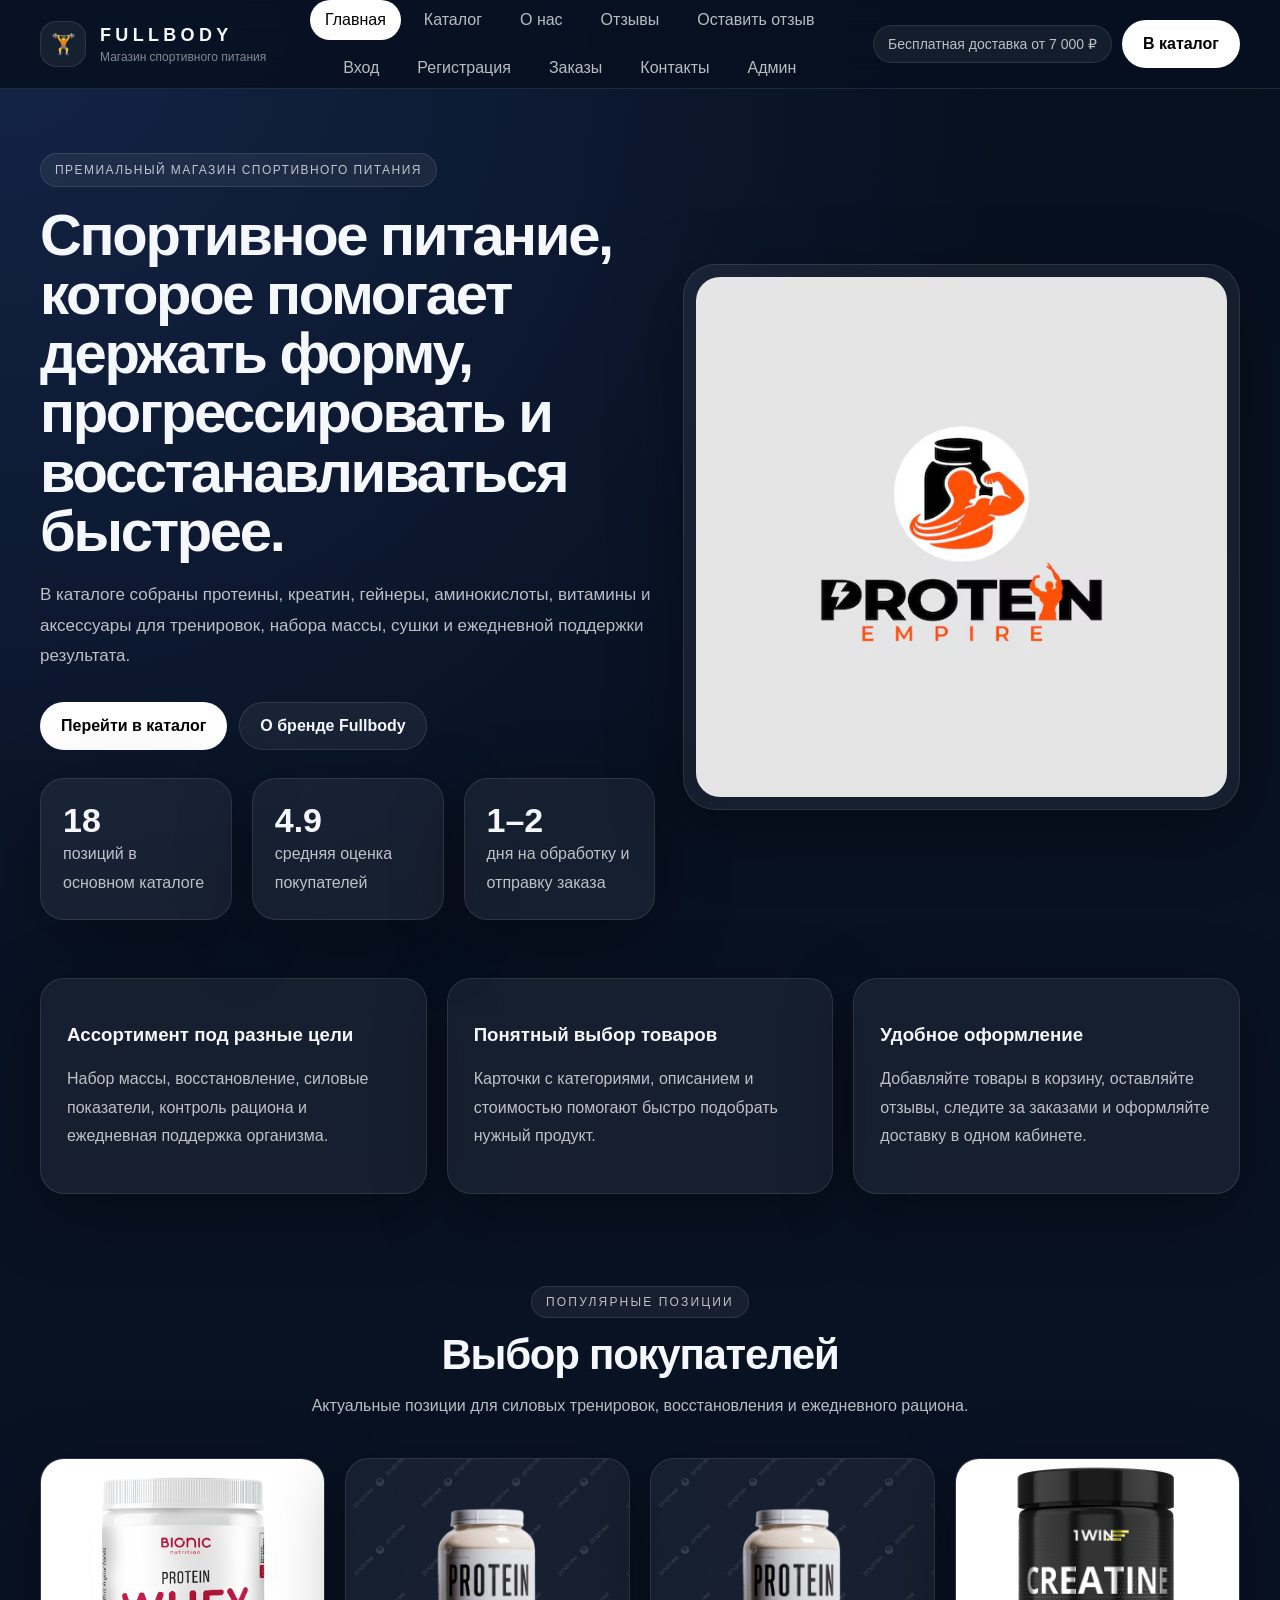
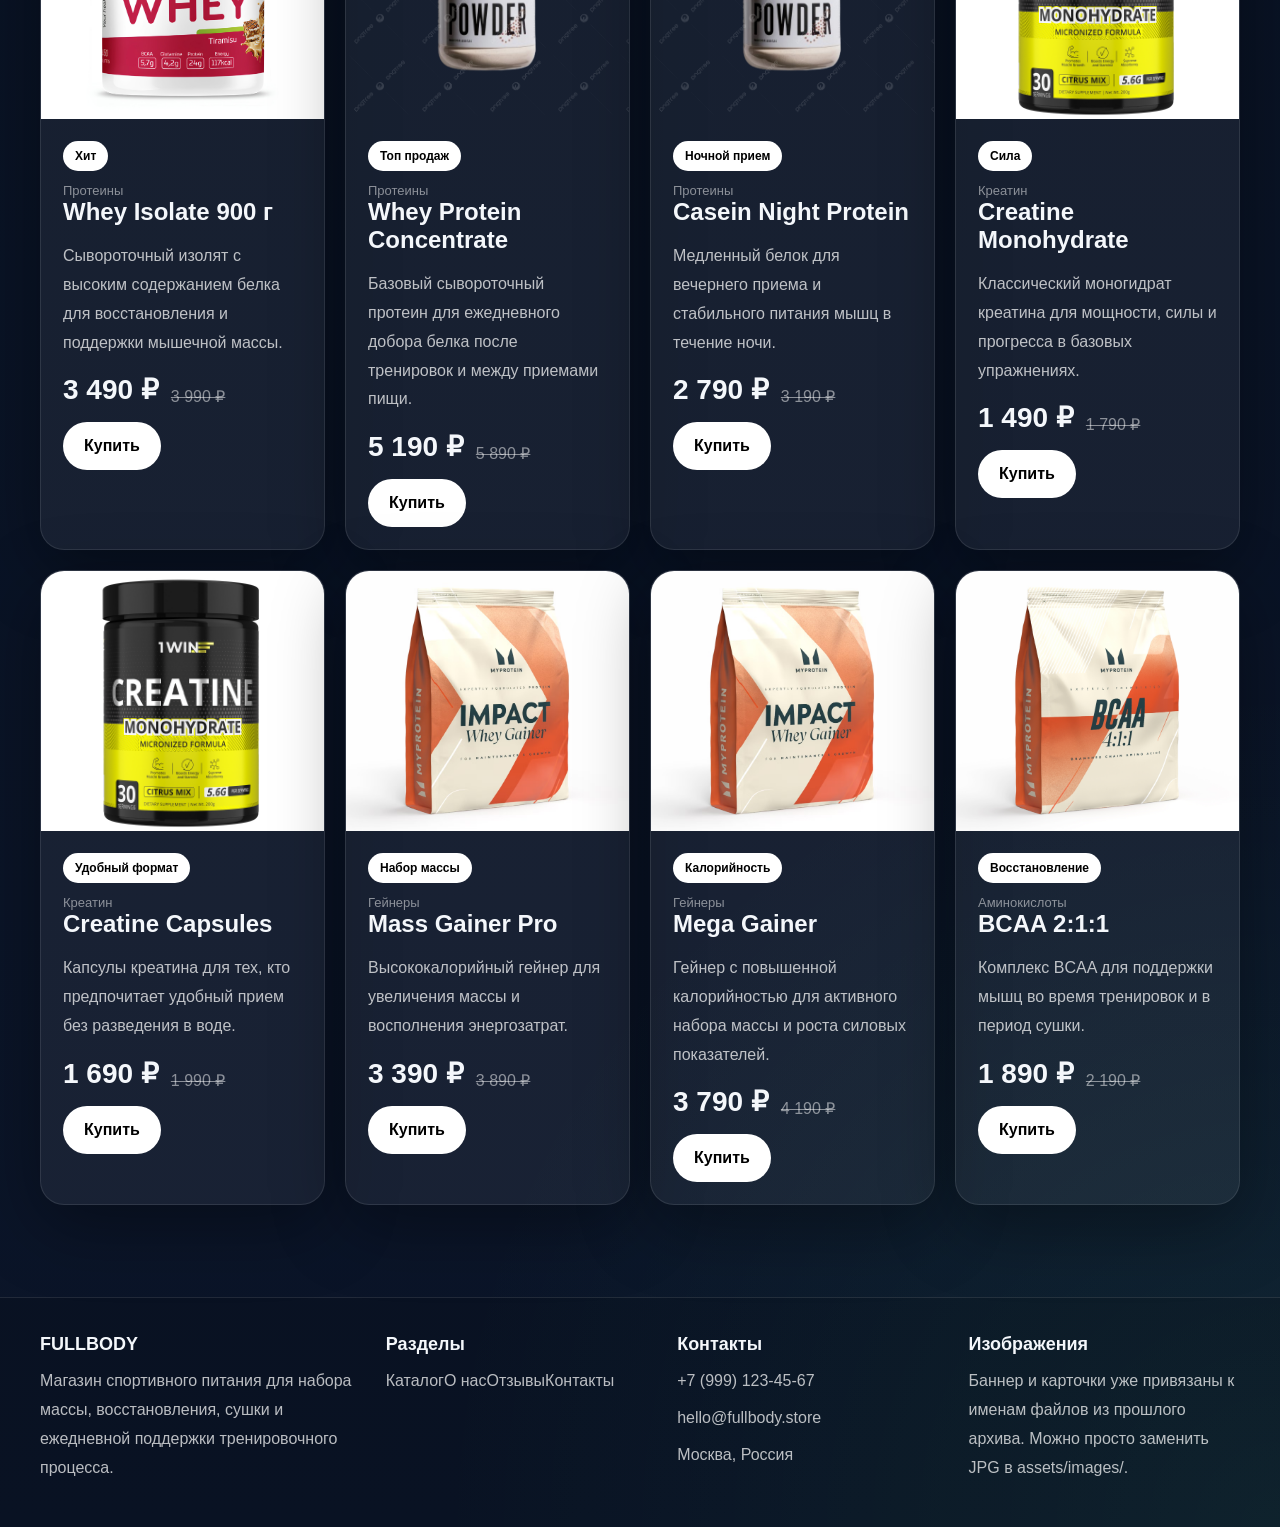
<file: index.html>
<!DOCTYPE html><html lang="ru"><head><meta charset="UTF-8"><meta name="viewport" content="width=device-width, initial-scale=1.0"><title>Главная — FULLBODY</title><link rel="stylesheet" href="assets/css/style.css"></head><body><header class="header"><div class="container header-inner"><a class="brand" href="index.html"><div class="brand-mark">🏋</div><div><div class="brand-title">FULLBODY</div><div class="brand-subtitle">Магазин спортивного питания</div></div></a><nav class="nav-desktop"><a href="index.html" class="active">Главная</a><a href="pages/catalog.html" class="">Каталог</a><a href="pages/about.html" class="">О нас</a><a href="pages/reviews.html" class="">Отзывы</a><a href="pages/leave-review.html" class="">Оставить отзыв</a><a href="pages/login.html" class="">Вход</a><a href="pages/register.html" class="">Регистрация</a><a href="pages/orders.html" class="">Заказы</a><a href="pages/contacts.html" class="">Контакты</a><a href="admin/admin.html" class="">Админ</a></nav><details class="mobile-menu"><summary>Меню</summary><div class="menu-panel"><div class="menu-grid"><a href="index.html" class="active">Главная</a><a href="pages/catalog.html" class="">Каталог</a><a href="pages/about.html" class="">О нас</a><a href="pages/reviews.html" class="">Отзывы</a><a href="pages/leave-review.html" class="">Оставить отзыв</a><a href="pages/login.html" class="">Вход</a><a href="pages/register.html" class="">Регистрация</a><a href="pages/orders.html" class="">Заказы</a><a href="pages/contacts.html" class="">Контакты</a><a href="admin/admin.html" class="">Админ</a></div></div></details><div class="top-actions"><div class="pill">Бесплатная доставка от 7 000 ₽</div><a class="btn btn-primary" href="pages/catalog.html">В каталог</a></div></div></header><main><section class="hero"><div class="container hero-grid"><div><div class="badge">Премиальный магазин спортивного питания</div><h1>Спортивное питание, которое помогает держать форму, прогрессировать и восстанавливаться быстрее.</h1><p class="lead">В каталоге собраны протеины, креатин, гейнеры, аминокислоты, витамины и аксессуары для тренировок, набора массы, сушки и ежедневной поддержки результата.</p><div class="hero-actions"><a class="btn btn-primary" href="pages/catalog.html">Перейти в каталог</a><a class="btn btn-secondary" href="pages/about.html">О бренде Fullbody</a></div><div class="stats"><div class="card"><div class="card-body"><div class="price" style="font-size:34px;">18</div><div class="muted">позиций в основном каталоге</div></div></div><div class="card"><div class="card-body"><div class="price" style="font-size:34px;">4.9</div><div class="muted">средняя оценка покупателей</div></div></div><div class="card"><div class="card-body"><div class="price" style="font-size:34px;">1–2</div><div class="muted">дня на обработку и отправку заказа</div></div></div></div></div><div class="hero-visual"><img src="assets/images/hero-main.jpg" alt=""></div></div></section><section class="section"><div class="container features"><div class="card simple-card"><h3>Ассортимент под разные цели</h3><p class="muted">Набор массы, восстановление, силовые показатели, контроль рациона и ежедневная поддержка организма.</p></div><div class="card simple-card"><h3>Понятный выбор товаров</h3><p class="muted">Карточки с категориями, описанием и стоимостью помогают быстро подобрать нужный продукт.</p></div><div class="card simple-card"><h3>Удобное оформление</h3><p class="muted">Добавляйте товары в корзину, оставляйте отзывы, следите за заказами и оформляйте доставку в одном кабинете.</p></div></div></section><section class="section"><div class="container"><div class="section-head"><div class="eyebrow">Популярные позиции</div><h2>Выбор покупателей</h2><p>Актуальные позиции для силовых тренировок, восстановления и ежедневного рациона.</p></div><div class="products-grid"><article class="card"><img class="product-image" src="assets/images/product-whey-isolate.jpg" alt="Whey Isolate 900 г"><div class="card-body"><div class="product-badge">Хит</div><div class="small">Протеины</div><h3 class="product-title">Whey Isolate 900 г</h3><p class="muted">Сывороточный изолят с высоким содержанием белка для восстановления и поддержки мышечной массы.</p><div class="price-row"><div class="price">3 490 ₽</div><div class="old-price">3 990 ₽</div></div><a class="btn btn-primary" href="pages/orders.html" style="margin-top:16px;">Купить</a></div></article><article class="card"><img class="product-image" src="assets/images/product-whey-concentrate.jpg" alt="Whey Protein Concentrate"><div class="card-body"><div class="product-badge">Топ продаж</div><div class="small">Протеины</div><h3 class="product-title">Whey Protein Concentrate</h3><p class="muted">Базовый сывороточный протеин для ежедневного добора белка после тренировок и между приемами пищи.</p><div class="price-row"><div class="price">5 190 ₽</div><div class="old-price">5 890 ₽</div></div><a class="btn btn-primary" href="pages/orders.html" style="margin-top:16px;">Купить</a></div></article><article class="card"><img class="product-image" src="assets/images/product-casein.jpg" alt="Casein Night Protein"><div class="card-body"><div class="product-badge">Ночной прием</div><div class="small">Протеины</div><h3 class="product-title">Casein Night Protein</h3><p class="muted">Медленный белок для вечернего приема и стабильного питания мышц в течение ночи.</p><div class="price-row"><div class="price">2 790 ₽</div><div class="old-price">3 190 ₽</div></div><a class="btn btn-primary" href="pages/orders.html" style="margin-top:16px;">Купить</a></div></article><article class="card"><img class="product-image" src="assets/images/product-creatine-mono.jpg" alt="Creatine Monohydrate"><div class="card-body"><div class="product-badge">Сила</div><div class="small">Креатин</div><h3 class="product-title">Creatine Monohydrate</h3><p class="muted">Классический моногидрат креатина для мощности, силы и прогресса в базовых упражнениях.</p><div class="price-row"><div class="price">1 490 ₽</div><div class="old-price">1 790 ₽</div></div><a class="btn btn-primary" href="pages/orders.html" style="margin-top:16px;">Купить</a></div></article><article class="card"><img class="product-image" src="assets/images/product-creatine-capsules.jpg" alt="Creatine Capsules"><div class="card-body"><div class="product-badge">Удобный формат</div><div class="small">Креатин</div><h3 class="product-title">Creatine Capsules</h3><p class="muted">Капсулы креатина для тех, кто предпочитает удобный прием без разведения в воде.</p><div class="price-row"><div class="price">1 690 ₽</div><div class="old-price">1 990 ₽</div></div><a class="btn btn-primary" href="pages/orders.html" style="margin-top:16px;">Купить</a></div></article><article class="card"><img class="product-image" src="assets/images/product-gainer-pro.jpg" alt="Mass Gainer Pro"><div class="card-body"><div class="product-badge">Набор массы</div><div class="small">Гейнеры</div><h3 class="product-title">Mass Gainer Pro</h3><p class="muted">Высококалорийный гейнер для увеличения массы и восполнения энергозатрат.</p><div class="price-row"><div class="price">3 390 ₽</div><div class="old-price">3 890 ₽</div></div><a class="btn btn-primary" href="pages/orders.html" style="margin-top:16px;">Купить</a></div></article><article class="card"><img class="product-image" src="assets/images/product-gainer-mega.jpg" alt="Mega Gainer"><div class="card-body"><div class="product-badge">Калорийность</div><div class="small">Гейнеры</div><h3 class="product-title">Mega Gainer</h3><p class="muted">Гейнер с повышенной калорийностью для активного набора массы и роста силовых показателей.</p><div class="price-row"><div class="price">3 790 ₽</div><div class="old-price">4 190 ₽</div></div><a class="btn btn-primary" href="pages/orders.html" style="margin-top:16px;">Купить</a></div></article><article class="card"><img class="product-image" src="assets/images/product-bcaa.jpg" alt="BCAA 2:1:1"><div class="card-body"><div class="product-badge">Восстановление</div><div class="small">Аминокислоты</div><h3 class="product-title">BCAA 2:1:1</h3><p class="muted">Комплекс BCAA для поддержки мышц во время тренировок и в период сушки.</p><div class="price-row"><div class="price">1 890 ₽</div><div class="old-price">2 190 ₽</div></div><a class="btn btn-primary" href="pages/orders.html" style="margin-top:16px;">Купить</a></div></article></div></div></section></main><footer class="footer"><div class="container footer-inner"><div class="footer-grid"><div><h3 class="footer-title">FULLBODY</h3><p>Магазин спортивного питания для набора массы, восстановления, сушки и ежедневной поддержки тренировочного процесса.</p></div><div><h3 class="footer-title">Разделы</h3><a href="pages/catalog.html">Каталог</a><a href="pages/about.html">О нас</a><a href="pages/reviews.html">Отзывы</a><a href="pages/contacts.html">Контакты</a></div><div><h3 class="footer-title">Контакты</h3><p>+7 (999) 123-45-67</p><p>hello@fullbody.store</p><p>Москва, Россия</p></div><div><h3 class="footer-title">Изображения</h3><p>Баннер и карточки уже привязаны к именам файлов из прошлого архива. Можно просто заменить JPG в assets/images/.</p></div></div></div></footer></body></html>
</file>
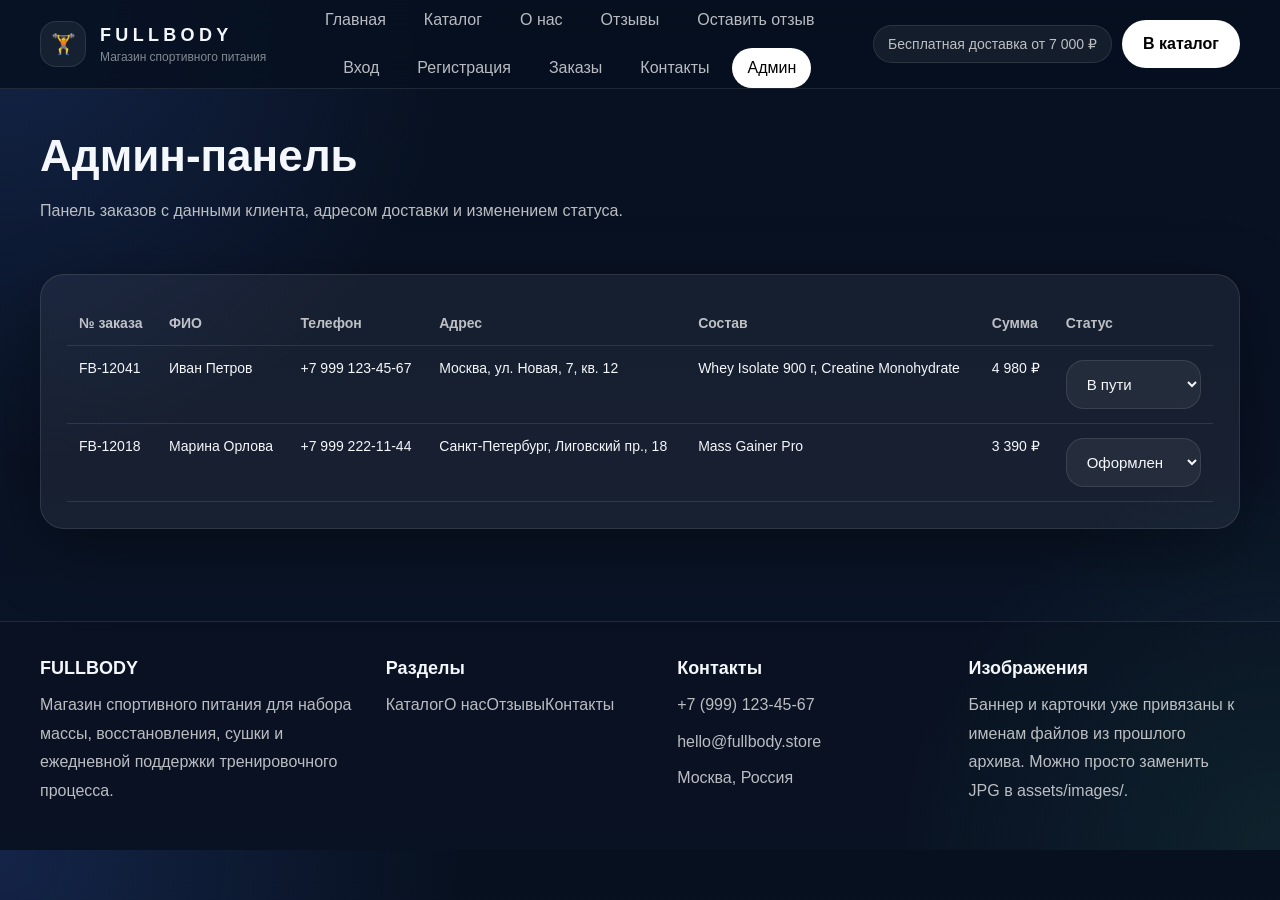
<file: admin/admin.html>
<!DOCTYPE html><html lang="ru"><head><meta charset="UTF-8"><meta name="viewport" content="width=device-width, initial-scale=1.0"><title>Админ-панель — FULLBODY</title><link rel="stylesheet" href="../assets/css/style.css"></head><body><header class="header"><div class="container header-inner"><a class="brand" href="../index.html"><div class="brand-mark">🏋</div><div><div class="brand-title">FULLBODY</div><div class="brand-subtitle">Магазин спортивного питания</div></div></a><nav class="nav-desktop"><a href="../index.html" class="">Главная</a><a href="../pages/catalog.html" class="">Каталог</a><a href="../pages/about.html" class="">О нас</a><a href="../pages/reviews.html" class="">Отзывы</a><a href="../pages/leave-review.html" class="">Оставить отзыв</a><a href="../pages/login.html" class="">Вход</a><a href="../pages/register.html" class="">Регистрация</a><a href="../pages/orders.html" class="">Заказы</a><a href="../pages/contacts.html" class="">Контакты</a><a href="../admin/admin.html" class="active">Админ</a></nav><details class="mobile-menu"><summary>Меню</summary><div class="menu-panel"><div class="menu-grid"><a href="../index.html" class="">Главная</a><a href="../pages/catalog.html" class="">Каталог</a><a href="../pages/about.html" class="">О нас</a><a href="../pages/reviews.html" class="">Отзывы</a><a href="../pages/leave-review.html" class="">Оставить отзыв</a><a href="../pages/login.html" class="">Вход</a><a href="../pages/register.html" class="">Регистрация</a><a href="../pages/orders.html" class="">Заказы</a><a href="../pages/contacts.html" class="">Контакты</a><a href="../admin/admin.html" class="active">Админ</a></div></div></details><div class="top-actions"><div class="pill">Бесплатная доставка от 7 000 ₽</div><a class="btn btn-primary" href="../pages/catalog.html">В каталог</a></div></div></header><main><section class="page-banner"><div class="container"><h1>Админ-панель</h1><p>Панель заказов с данными клиента, адресом доставки и изменением статуса.</p></div></section><section class="section"><div class="container"><div class="card simple-card"><div class="table-wrap"><table class="table"><thead><tr><th>№ заказа</th><th>ФИО</th><th>Телефон</th><th>Адрес</th><th>Состав</th><th>Сумма</th><th>Статус</th></tr></thead><tbody><tr><td>FB-12041</td><td>Иван Петров</td><td>+7 999 123-45-67</td><td>Москва, ул. Новая, 7, кв. 12</td><td>Whey Isolate 900 г, Creatine Monohydrate</td><td>4 980 ₽</td><td><select><option selected>В пути</option><option>Оформлен</option><option>Доставлен</option><option>Отменен</option></select></td></tr><tr><td>FB-12018</td><td>Марина Орлова</td><td>+7 999 222-11-44</td><td>Санкт-Петербург, Лиговский пр., 18</td><td>Mass Gainer Pro</td><td>3 390 ₽</td><td><select><option>В пути</option><option selected>Оформлен</option><option>Доставлен</option><option>Отменен</option></select></td></tr></tbody></table></div></div></div></section></main><footer class="footer"><div class="container footer-inner"><div class="footer-grid"><div><h3 class="footer-title">FULLBODY</h3><p>Магазин спортивного питания для набора массы, восстановления, сушки и ежедневной поддержки тренировочного процесса.</p></div><div><h3 class="footer-title">Разделы</h3><a href="../pages/catalog.html">Каталог</a><a href="../pages/about.html">О нас</a><a href="../pages/reviews.html">Отзывы</a><a href="../pages/contacts.html">Контакты</a></div><div><h3 class="footer-title">Контакты</h3><p>+7 (999) 123-45-67</p><p>hello@fullbody.store</p><p>Москва, Россия</p></div><div><h3 class="footer-title">Изображения</h3><p>Баннер и карточки уже привязаны к именам файлов из прошлого архива. Можно просто заменить JPG в assets/images/.</p></div></div></div></footer></body></html>
</file>
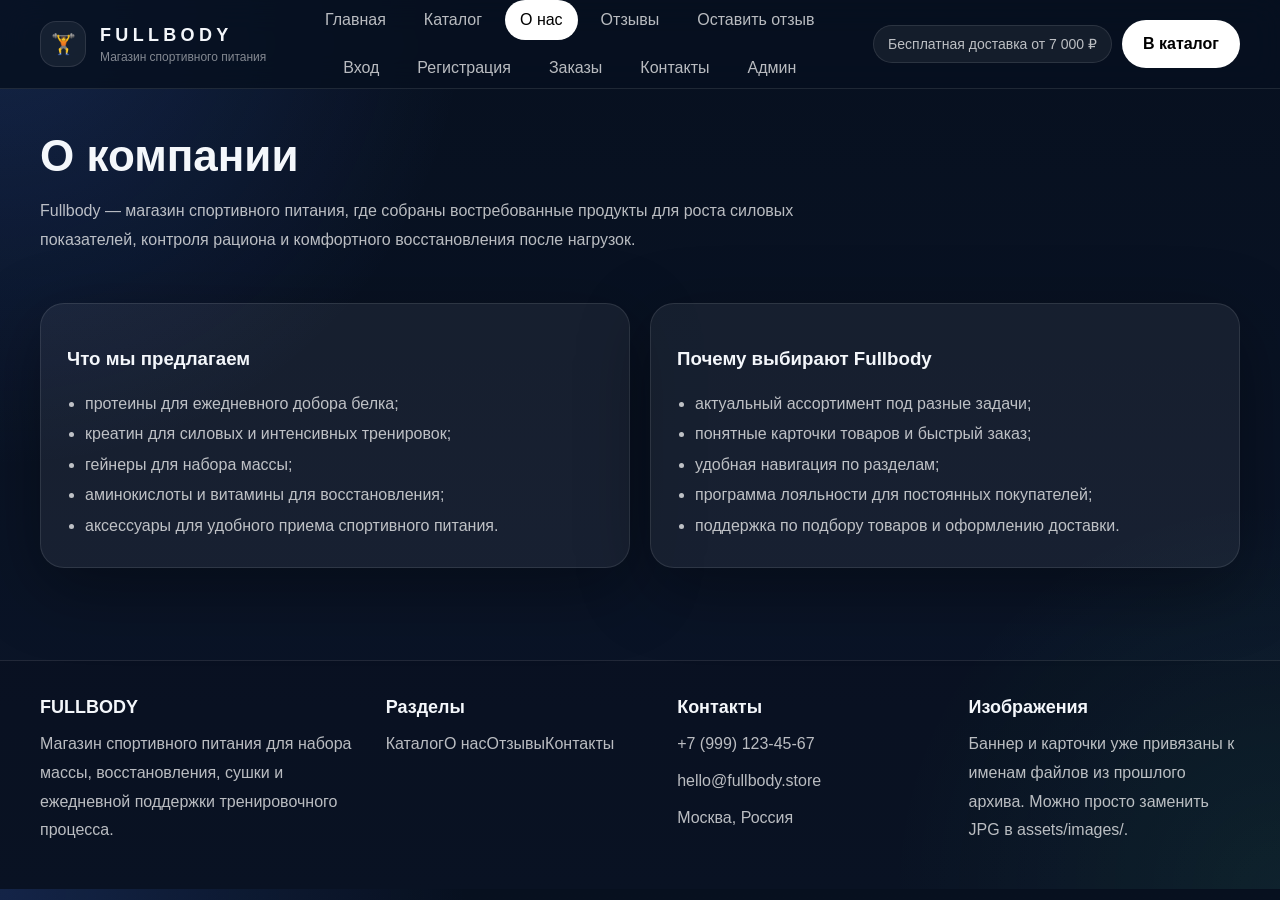
<file: pages/about.html>
<!DOCTYPE html><html lang="ru"><head><meta charset="UTF-8"><meta name="viewport" content="width=device-width, initial-scale=1.0"><title>pages/about.html — FULLBODY</title><link rel="stylesheet" href="../assets/css/style.css"></head><body><header class="header"><div class="container header-inner"><a class="brand" href="../index.html"><div class="brand-mark">🏋</div><div><div class="brand-title">FULLBODY</div><div class="brand-subtitle">Магазин спортивного питания</div></div></a><nav class="nav-desktop"><a href="../index.html" class="">Главная</a><a href="../pages/catalog.html" class="">Каталог</a><a href="../pages/about.html" class="active">О нас</a><a href="../pages/reviews.html" class="">Отзывы</a><a href="../pages/leave-review.html" class="">Оставить отзыв</a><a href="../pages/login.html" class="">Вход</a><a href="../pages/register.html" class="">Регистрация</a><a href="../pages/orders.html" class="">Заказы</a><a href="../pages/contacts.html" class="">Контакты</a><a href="../admin/admin.html" class="">Админ</a></nav><details class="mobile-menu"><summary>Меню</summary><div class="menu-panel"><div class="menu-grid"><a href="../index.html" class="">Главная</a><a href="../pages/catalog.html" class="">Каталог</a><a href="../pages/about.html" class="active">О нас</a><a href="../pages/reviews.html" class="">Отзывы</a><a href="../pages/leave-review.html" class="">Оставить отзыв</a><a href="../pages/login.html" class="">Вход</a><a href="../pages/register.html" class="">Регистрация</a><a href="../pages/orders.html" class="">Заказы</a><a href="../pages/contacts.html" class="">Контакты</a><a href="../admin/admin.html" class="">Админ</a></div></div></details><div class="top-actions"><div class="pill">Бесплатная доставка от 7 000 ₽</div><a class="btn btn-primary" href="../pages/catalog.html">В каталог</a></div></div></header><main><section class="page-banner"><div class="container"><h1>О компании</h1><p>Fullbody — магазин спортивного питания, где собраны востребованные продукты для роста силовых показателей, контроля рациона и комфортного восстановления после нагрузок.</p></div></section><section class="section"><div class="container two-grid"><div class="card simple-card"><h3>Что мы предлагаем</h3><ul class="list"><li>протеины для ежедневного добора белка;</li><li>креатин для силовых и интенсивных тренировок;</li><li>гейнеры для набора массы;</li><li>аминокислоты и витамины для восстановления;</li><li>аксессуары для удобного приема спортивного питания.</li></ul></div><div class="card simple-card"><h3>Почему выбирают Fullbody</h3><ul class="list"><li>актуальный ассортимент под разные задачи;</li><li>понятные карточки товаров и быстрый заказ;</li><li>удобная навигация по разделам;</li><li>программа лояльности для постоянных покупателей;</li><li>поддержка по подбору товаров и оформлению доставки.</li></ul></div></div></section></main><footer class="footer"><div class="container footer-inner"><div class="footer-grid"><div><h3 class="footer-title">FULLBODY</h3><p>Магазин спортивного питания для набора массы, восстановления, сушки и ежедневной поддержки тренировочного процесса.</p></div><div><h3 class="footer-title">Разделы</h3><a href="../pages/catalog.html">Каталог</a><a href="../pages/about.html">О нас</a><a href="../pages/reviews.html">Отзывы</a><a href="../pages/contacts.html">Контакты</a></div><div><h3 class="footer-title">Контакты</h3><p>+7 (999) 123-45-67</p><p>hello@fullbody.store</p><p>Москва, Россия</p></div><div><h3 class="footer-title">Изображения</h3><p>Баннер и карточки уже привязаны к именам файлов из прошлого архива. Можно просто заменить JPG в assets/images/.</p></div></div></div></footer></body></html>
</file>
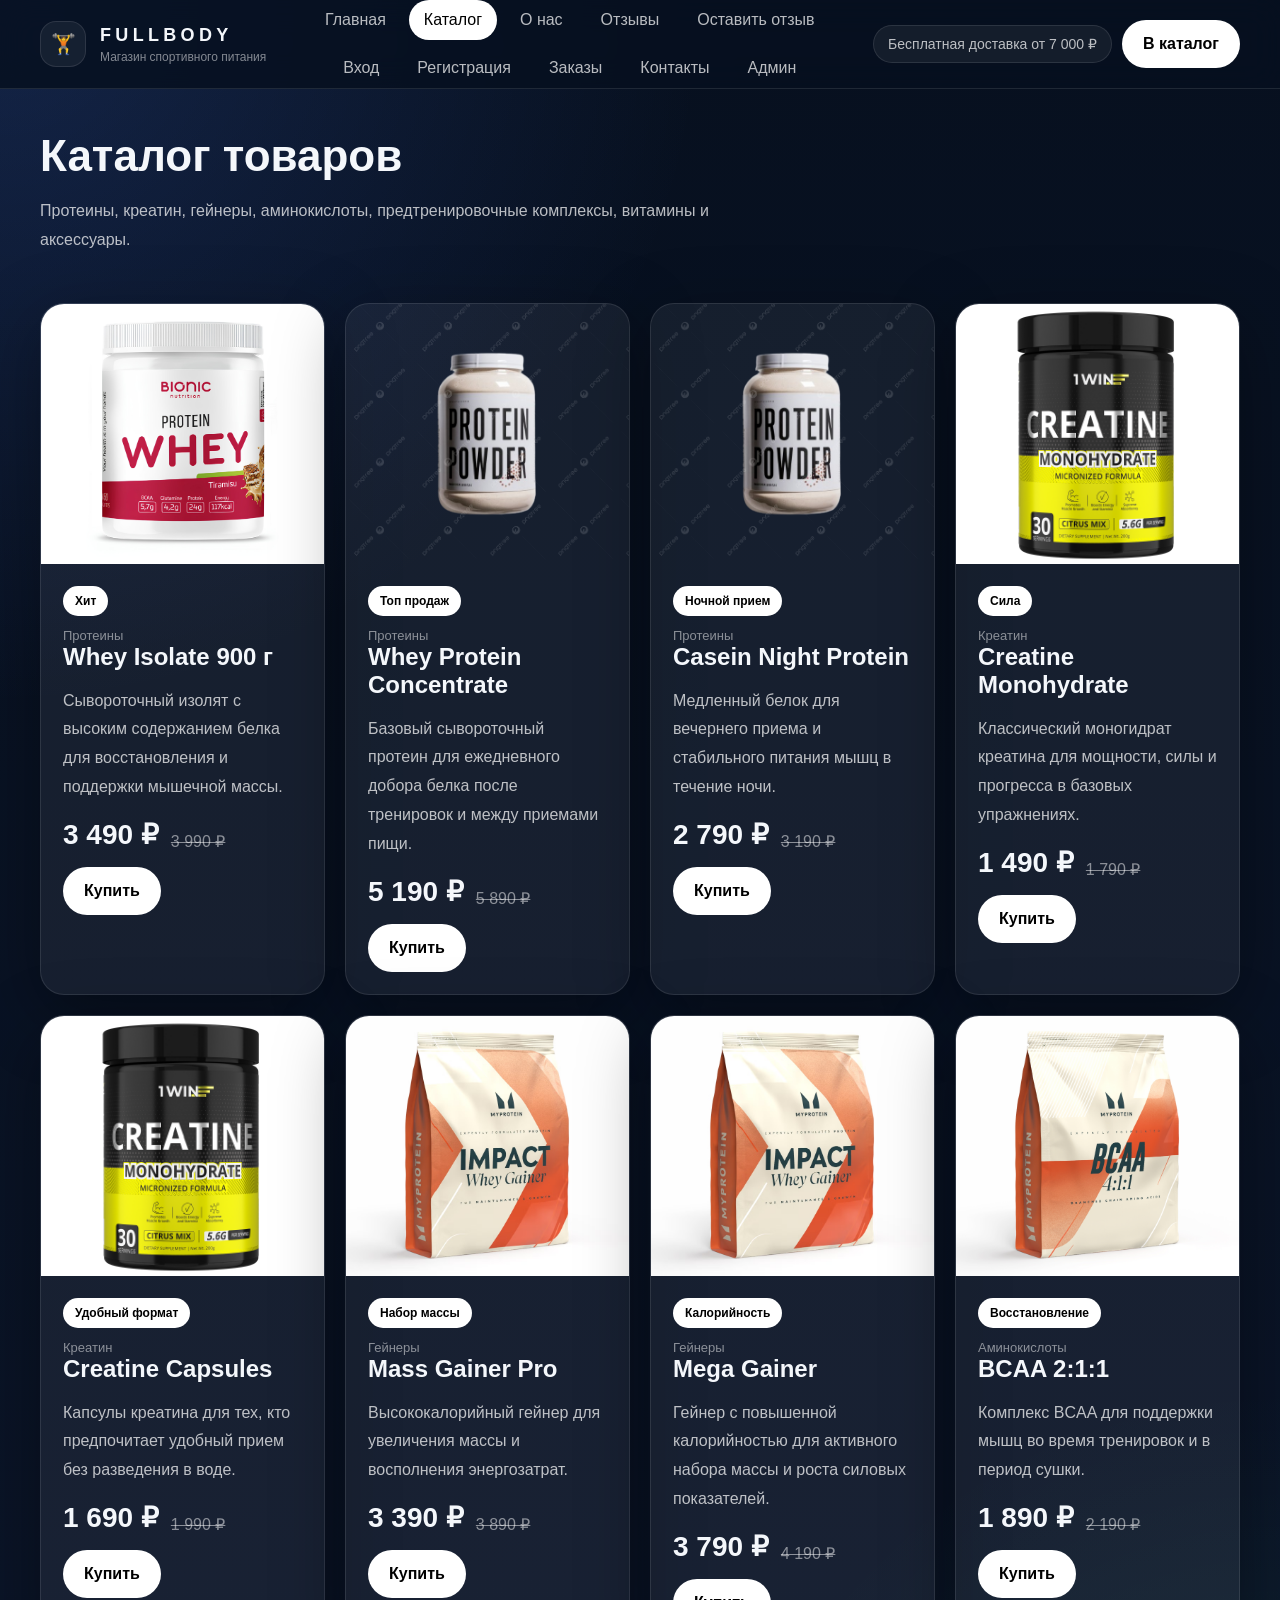
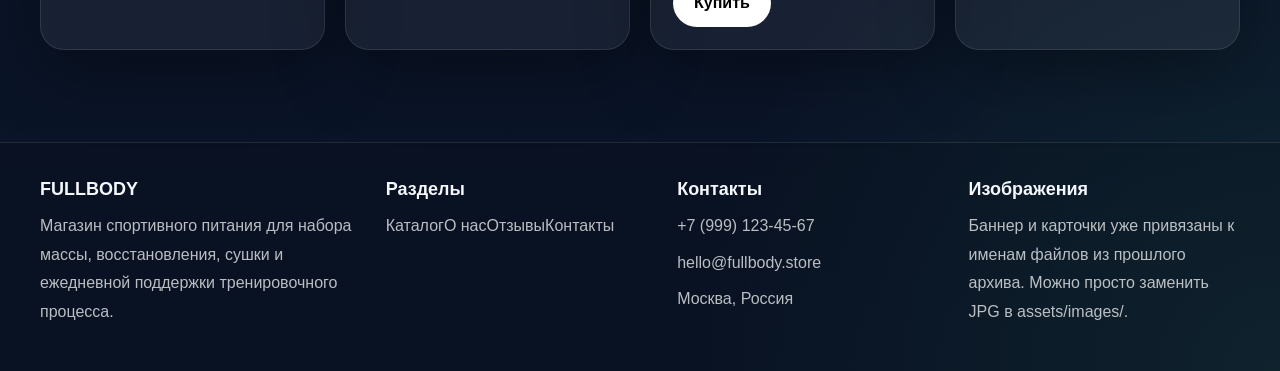
<file: pages/catalog.html>
<!DOCTYPE html><html lang="ru"><head><meta charset="UTF-8"><meta name="viewport" content="width=device-width, initial-scale=1.0"><title>pages/catalog.html — FULLBODY</title><link rel="stylesheet" href="../assets/css/style.css"></head><body><header class="header"><div class="container header-inner"><a class="brand" href="../index.html"><div class="brand-mark">🏋</div><div><div class="brand-title">FULLBODY</div><div class="brand-subtitle">Магазин спортивного питания</div></div></a><nav class="nav-desktop"><a href="../index.html" class="">Главная</a><a href="../pages/catalog.html" class="active">Каталог</a><a href="../pages/about.html" class="">О нас</a><a href="../pages/reviews.html" class="">Отзывы</a><a href="../pages/leave-review.html" class="">Оставить отзыв</a><a href="../pages/login.html" class="">Вход</a><a href="../pages/register.html" class="">Регистрация</a><a href="../pages/orders.html" class="">Заказы</a><a href="../pages/contacts.html" class="">Контакты</a><a href="../admin/admin.html" class="">Админ</a></nav><details class="mobile-menu"><summary>Меню</summary><div class="menu-panel"><div class="menu-grid"><a href="../index.html" class="">Главная</a><a href="../pages/catalog.html" class="active">Каталог</a><a href="../pages/about.html" class="">О нас</a><a href="../pages/reviews.html" class="">Отзывы</a><a href="../pages/leave-review.html" class="">Оставить отзыв</a><a href="../pages/login.html" class="">Вход</a><a href="../pages/register.html" class="">Регистрация</a><a href="../pages/orders.html" class="">Заказы</a><a href="../pages/contacts.html" class="">Контакты</a><a href="../admin/admin.html" class="">Админ</a></div></div></details><div class="top-actions"><div class="pill">Бесплатная доставка от 7 000 ₽</div><a class="btn btn-primary" href="../pages/catalog.html">В каталог</a></div></div></header><main><section class="page-banner"><div class="container"><h1>Каталог товаров</h1><p>Протеины, креатин, гейнеры, аминокислоты, предтренировочные комплексы, витамины и аксессуары.</p></div></section><section class="section"><div class="container"><div class="products-grid"><article class="card"><img class="product-image" src="../assets/images/product-whey-isolate.jpg" alt="Whey Isolate 900 г"><div class="card-body"><div class="product-badge">Хит</div><div class="small">Протеины</div><h3 class="product-title">Whey Isolate 900 г</h3><p class="muted">Сывороточный изолят с высоким содержанием белка для восстановления и поддержки мышечной массы.</p><div class="price-row"><div class="price">3 490 ₽</div><div class="old-price">3 990 ₽</div></div><a class="btn btn-primary" href="../pages/orders.html" style="margin-top:16px;">Купить</a></div></article><article class="card"><img class="product-image" src="../assets/images/product-whey-concentrate.jpg" alt="Whey Protein Concentrate"><div class="card-body"><div class="product-badge">Топ продаж</div><div class="small">Протеины</div><h3 class="product-title">Whey Protein Concentrate</h3><p class="muted">Базовый сывороточный протеин для ежедневного добора белка после тренировок и между приемами пищи.</p><div class="price-row"><div class="price">5 190 ₽</div><div class="old-price">5 890 ₽</div></div><a class="btn btn-primary" href="../pages/orders.html" style="margin-top:16px;">Купить</a></div></article><article class="card"><img class="product-image" src="../assets/images/product-casein.jpg" alt="Casein Night Protein"><div class="card-body"><div class="product-badge">Ночной прием</div><div class="small">Протеины</div><h3 class="product-title">Casein Night Protein</h3><p class="muted">Медленный белок для вечернего приема и стабильного питания мышц в течение ночи.</p><div class="price-row"><div class="price">2 790 ₽</div><div class="old-price">3 190 ₽</div></div><a class="btn btn-primary" href="../pages/orders.html" style="margin-top:16px;">Купить</a></div></article><article class="card"><img class="product-image" src="../assets/images/product-creatine-mono.jpg" alt="Creatine Monohydrate"><div class="card-body"><div class="product-badge">Сила</div><div class="small">Креатин</div><h3 class="product-title">Creatine Monohydrate</h3><p class="muted">Классический моногидрат креатина для мощности, силы и прогресса в базовых упражнениях.</p><div class="price-row"><div class="price">1 490 ₽</div><div class="old-price">1 790 ₽</div></div><a class="btn btn-primary" href="../pages/orders.html" style="margin-top:16px;">Купить</a></div></article><article class="card"><img class="product-image" src="../assets/images/product-creatine-capsules.jpg" alt="Creatine Capsules"><div class="card-body"><div class="product-badge">Удобный формат</div><div class="small">Креатин</div><h3 class="product-title">Creatine Capsules</h3><p class="muted">Капсулы креатина для тех, кто предпочитает удобный прием без разведения в воде.</p><div class="price-row"><div class="price">1 690 ₽</div><div class="old-price">1 990 ₽</div></div><a class="btn btn-primary" href="../pages/orders.html" style="margin-top:16px;">Купить</a></div></article><article class="card"><img class="product-image" src="../assets/images/product-gainer-pro.jpg" alt="Mass Gainer Pro"><div class="card-body"><div class="product-badge">Набор массы</div><div class="small">Гейнеры</div><h3 class="product-title">Mass Gainer Pro</h3><p class="muted">Высококалорийный гейнер для увеличения массы и восполнения энергозатрат.</p><div class="price-row"><div class="price">3 390 ₽</div><div class="old-price">3 890 ₽</div></div><a class="btn btn-primary" href="../pages/orders.html" style="margin-top:16px;">Купить</a></div></article><article class="card"><img class="product-image" src="../assets/images/product-gainer-mega.jpg" alt="Mega Gainer"><div class="card-body"><div class="product-badge">Калорийность</div><div class="small">Гейнеры</div><h3 class="product-title">Mega Gainer</h3><p class="muted">Гейнер с повышенной калорийностью для активного набора массы и роста силовых показателей.</p><div class="price-row"><div class="price">3 790 ₽</div><div class="old-price">4 190 ₽</div></div><a class="btn btn-primary" href="../pages/orders.html" style="margin-top:16px;">Купить</a></div></article><article class="card"><img class="product-image" src="../assets/images/product-bcaa.jpg" alt="BCAA 2:1:1"><div class="card-body"><div class="product-badge">Восстановление</div><div class="small">Аминокислоты</div><h3 class="product-title">BCAA 2:1:1</h3><p class="muted">Комплекс BCAA для поддержки мышц во время тренировок и в период сушки.</p><div class="price-row"><div class="price">1 890 ₽</div><div class="old-price">2 190 ₽</div></div><a class="btn btn-primary" href="../pages/orders.html" style="margin-top:16px;">Купить</a></div></article></div></div></section></main><footer class="footer"><div class="container footer-inner"><div class="footer-grid"><div><h3 class="footer-title">FULLBODY</h3><p>Магазин спортивного питания для набора массы, восстановления, сушки и ежедневной поддержки тренировочного процесса.</p></div><div><h3 class="footer-title">Разделы</h3><a href="../pages/catalog.html">Каталог</a><a href="../pages/about.html">О нас</a><a href="../pages/reviews.html">Отзывы</a><a href="../pages/contacts.html">Контакты</a></div><div><h3 class="footer-title">Контакты</h3><p>+7 (999) 123-45-67</p><p>hello@fullbody.store</p><p>Москва, Россия</p></div><div><h3 class="footer-title">Изображения</h3><p>Баннер и карточки уже привязаны к именам файлов из прошлого архива. Можно просто заменить JPG в assets/images/.</p></div></div></div></footer></body></html>
</file>
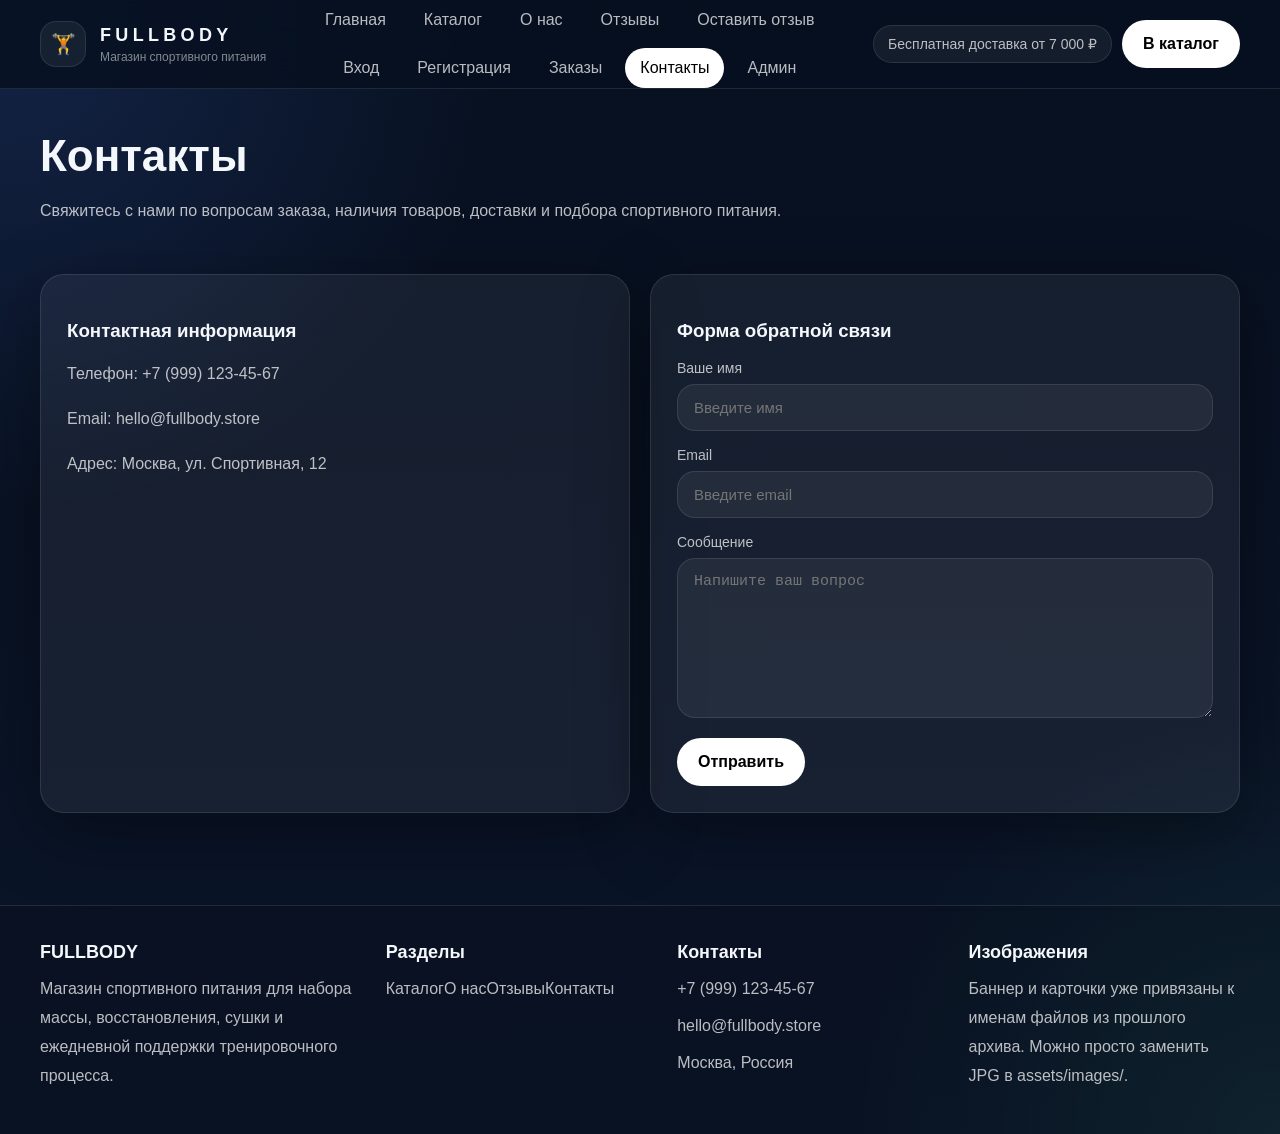
<file: pages/contacts.html>
<!DOCTYPE html><html lang="ru"><head><meta charset="UTF-8"><meta name="viewport" content="width=device-width, initial-scale=1.0"><title>pages/contacts.html — FULLBODY</title><link rel="stylesheet" href="../assets/css/style.css"></head><body><header class="header"><div class="container header-inner"><a class="brand" href="../index.html"><div class="brand-mark">🏋</div><div><div class="brand-title">FULLBODY</div><div class="brand-subtitle">Магазин спортивного питания</div></div></a><nav class="nav-desktop"><a href="../index.html" class="">Главная</a><a href="../pages/catalog.html" class="">Каталог</a><a href="../pages/about.html" class="">О нас</a><a href="../pages/reviews.html" class="">Отзывы</a><a href="../pages/leave-review.html" class="">Оставить отзыв</a><a href="../pages/login.html" class="">Вход</a><a href="../pages/register.html" class="">Регистрация</a><a href="../pages/orders.html" class="">Заказы</a><a href="../pages/contacts.html" class="active">Контакты</a><a href="../admin/admin.html" class="">Админ</a></nav><details class="mobile-menu"><summary>Меню</summary><div class="menu-panel"><div class="menu-grid"><a href="../index.html" class="">Главная</a><a href="../pages/catalog.html" class="">Каталог</a><a href="../pages/about.html" class="">О нас</a><a href="../pages/reviews.html" class="">Отзывы</a><a href="../pages/leave-review.html" class="">Оставить отзыв</a><a href="../pages/login.html" class="">Вход</a><a href="../pages/register.html" class="">Регистрация</a><a href="../pages/orders.html" class="">Заказы</a><a href="../pages/contacts.html" class="active">Контакты</a><a href="../admin/admin.html" class="">Админ</a></div></div></details><div class="top-actions"><div class="pill">Бесплатная доставка от 7 000 ₽</div><a class="btn btn-primary" href="../pages/catalog.html">В каталог</a></div></div></header><main><section class="page-banner"><div class="container"><h1>Контакты</h1><p>Свяжитесь с нами по вопросам заказа, наличия товаров, доставки и подбора спортивного питания.</p></div></section><section class="section"><div class="container two-grid"><div class="card simple-card"><h3>Контактная информация</h3><p class="muted">Телефон: +7 (999) 123-45-67</p><p class="muted">Email: hello@fullbody.store</p><p class="muted">Адрес: Москва, ул. Спортивная, 12</p></div><div class="card simple-card"><h3>Форма обратной связи</h3><div class="form-row"><label>Ваше имя</label><input type="text" placeholder="Введите имя"></div><div class="form-row"><label>Email</label><input type="email" placeholder="Введите email"></div><div class="form-row"><label>Сообщение</label><textarea placeholder="Напишите ваш вопрос"></textarea></div><a class="btn btn-primary" href="contacts.html">Отправить</a></div></div></section></main><footer class="footer"><div class="container footer-inner"><div class="footer-grid"><div><h3 class="footer-title">FULLBODY</h3><p>Магазин спортивного питания для набора массы, восстановления, сушки и ежедневной поддержки тренировочного процесса.</p></div><div><h3 class="footer-title">Разделы</h3><a href="../pages/catalog.html">Каталог</a><a href="../pages/about.html">О нас</a><a href="../pages/reviews.html">Отзывы</a><a href="../pages/contacts.html">Контакты</a></div><div><h3 class="footer-title">Контакты</h3><p>+7 (999) 123-45-67</p><p>hello@fullbody.store</p><p>Москва, Россия</p></div><div><h3 class="footer-title">Изображения</h3><p>Баннер и карточки уже привязаны к именам файлов из прошлого архива. Можно просто заменить JPG в assets/images/.</p></div></div></div></footer></body></html>
</file>
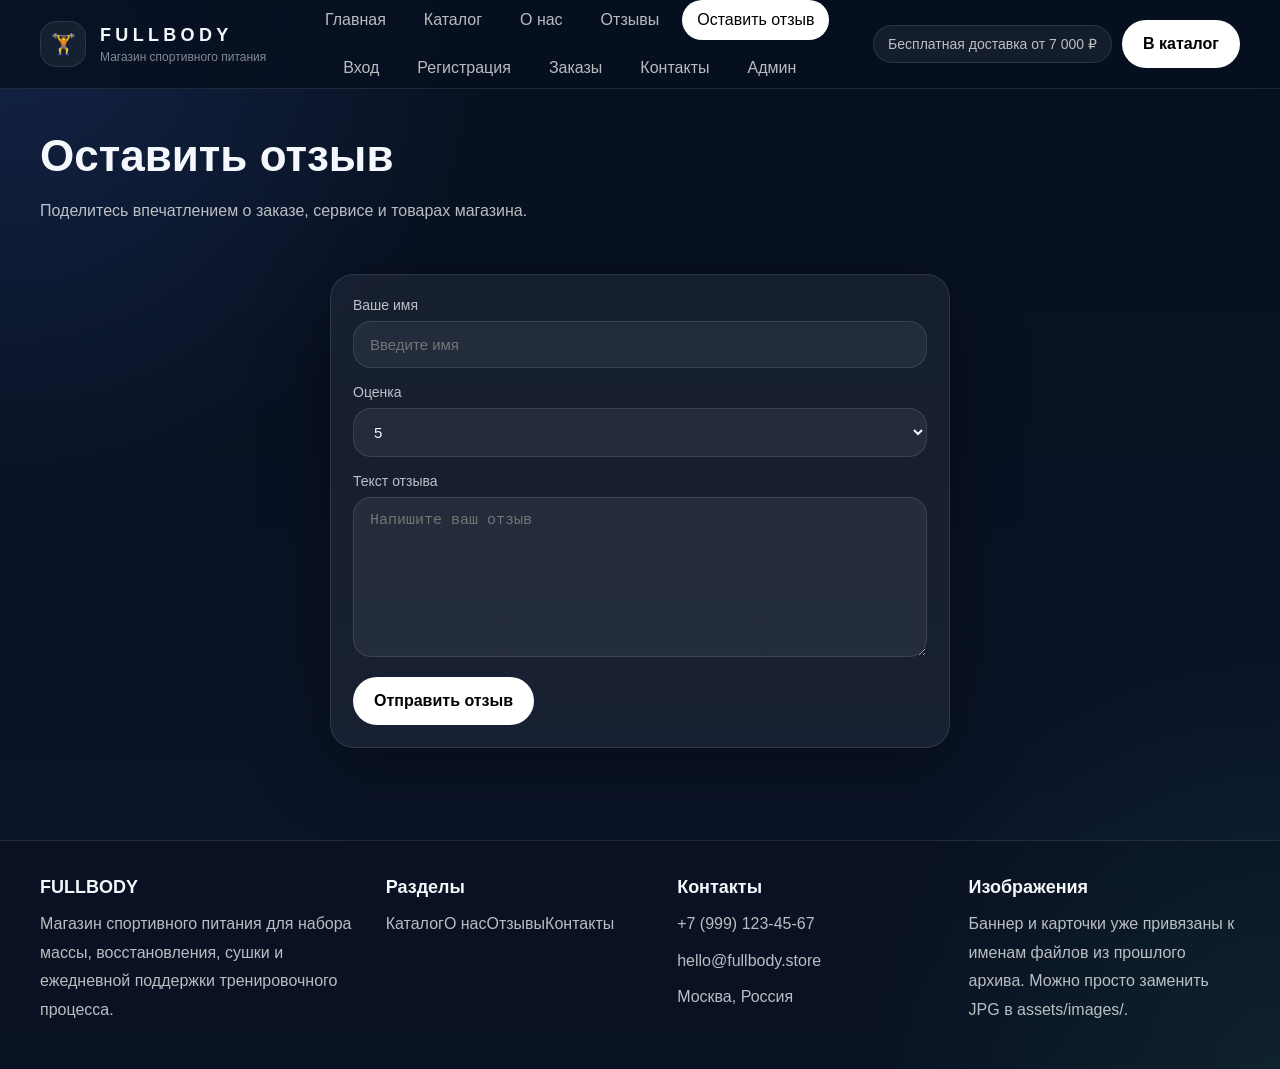
<file: pages/leave-review.html>
<!DOCTYPE html><html lang="ru"><head><meta charset="UTF-8"><meta name="viewport" content="width=device-width, initial-scale=1.0"><title>pages/leave-review.html — FULLBODY</title><link rel="stylesheet" href="../assets/css/style.css"></head><body><header class="header"><div class="container header-inner"><a class="brand" href="../index.html"><div class="brand-mark">🏋</div><div><div class="brand-title">FULLBODY</div><div class="brand-subtitle">Магазин спортивного питания</div></div></a><nav class="nav-desktop"><a href="../index.html" class="">Главная</a><a href="../pages/catalog.html" class="">Каталог</a><a href="../pages/about.html" class="">О нас</a><a href="../pages/reviews.html" class="">Отзывы</a><a href="../pages/leave-review.html" class="active">Оставить отзыв</a><a href="../pages/login.html" class="">Вход</a><a href="../pages/register.html" class="">Регистрация</a><a href="../pages/orders.html" class="">Заказы</a><a href="../pages/contacts.html" class="">Контакты</a><a href="../admin/admin.html" class="">Админ</a></nav><details class="mobile-menu"><summary>Меню</summary><div class="menu-panel"><div class="menu-grid"><a href="../index.html" class="">Главная</a><a href="../pages/catalog.html" class="">Каталог</a><a href="../pages/about.html" class="">О нас</a><a href="../pages/reviews.html" class="">Отзывы</a><a href="../pages/leave-review.html" class="active">Оставить отзыв</a><a href="../pages/login.html" class="">Вход</a><a href="../pages/register.html" class="">Регистрация</a><a href="../pages/orders.html" class="">Заказы</a><a href="../pages/contacts.html" class="">Контакты</a><a href="../admin/admin.html" class="">Админ</a></div></div></details><div class="top-actions"><div class="pill">Бесплатная доставка от 7 000 ₽</div><a class="btn btn-primary" href="../pages/catalog.html">В каталог</a></div></div></header><main><section class="page-banner"><div class="container"><h1>Оставить отзыв</h1><p>Поделитесь впечатлением о заказе, сервисе и товарах магазина.</p></div></section><section class="section"><div class="container form-wrap"><div class="card"><div class="card-body"><div class="form-row"><label>Ваше имя</label><input type="text" placeholder="Введите имя"></div><div class="form-row"><label>Оценка</label><select><option>5</option><option>4</option><option>3</option><option>2</option><option>1</option></select></div><div class="form-row"><label>Текст отзыва</label><textarea placeholder="Напишите ваш отзыв"></textarea></div><a class="btn btn-primary" href="reviews.html">Отправить отзыв</a></div></div></div></section></main><footer class="footer"><div class="container footer-inner"><div class="footer-grid"><div><h3 class="footer-title">FULLBODY</h3><p>Магазин спортивного питания для набора массы, восстановления, сушки и ежедневной поддержки тренировочного процесса.</p></div><div><h3 class="footer-title">Разделы</h3><a href="../pages/catalog.html">Каталог</a><a href="../pages/about.html">О нас</a><a href="../pages/reviews.html">Отзывы</a><a href="../pages/contacts.html">Контакты</a></div><div><h3 class="footer-title">Контакты</h3><p>+7 (999) 123-45-67</p><p>hello@fullbody.store</p><p>Москва, Россия</p></div><div><h3 class="footer-title">Изображения</h3><p>Баннер и карточки уже привязаны к именам файлов из прошлого архива. Можно просто заменить JPG в assets/images/.</p></div></div></div></footer></body></html>
</file>
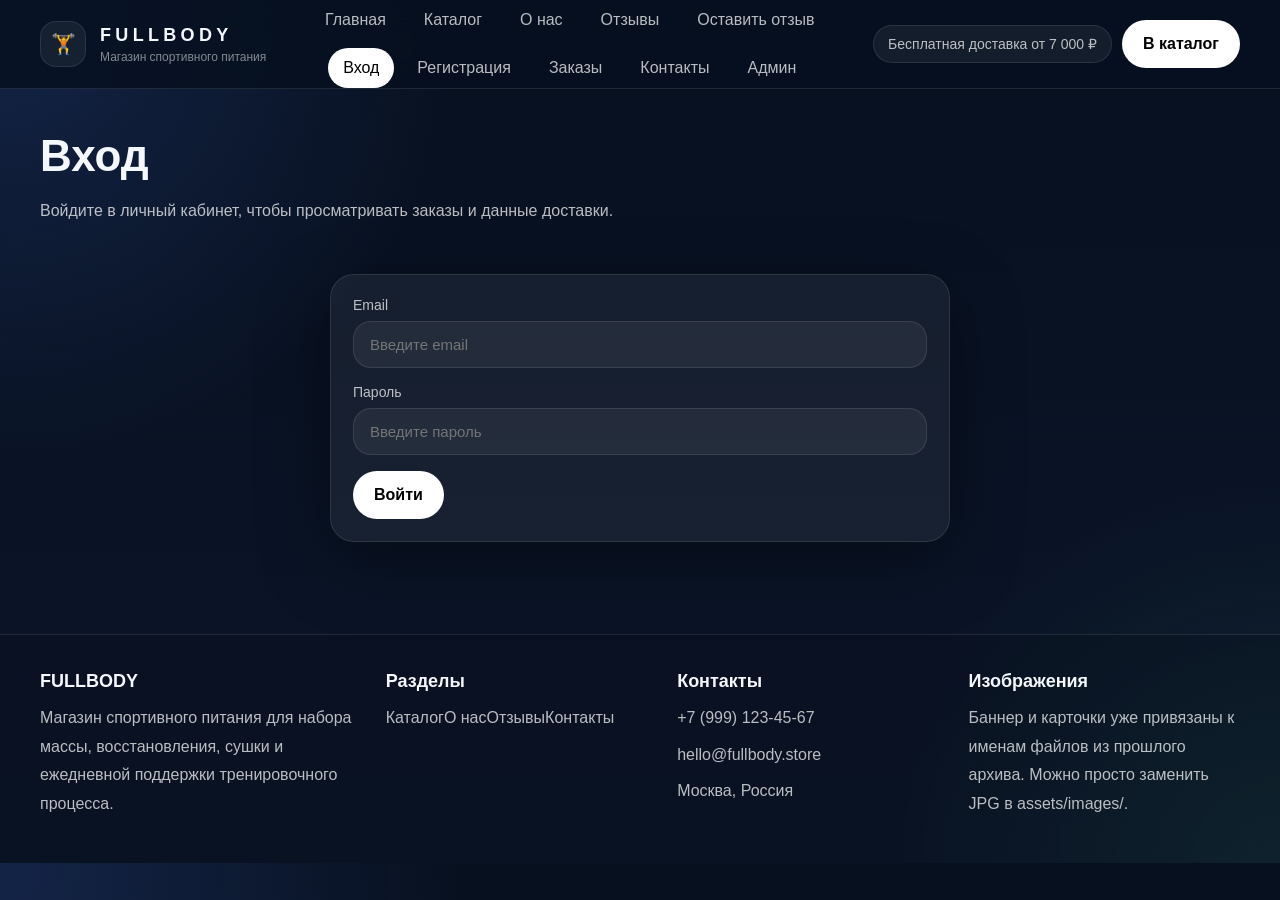
<file: pages/login.html>
<!DOCTYPE html><html lang="ru"><head><meta charset="UTF-8"><meta name="viewport" content="width=device-width, initial-scale=1.0"><title>pages/login.html — FULLBODY</title><link rel="stylesheet" href="../assets/css/style.css"></head><body><header class="header"><div class="container header-inner"><a class="brand" href="../index.html"><div class="brand-mark">🏋</div><div><div class="brand-title">FULLBODY</div><div class="brand-subtitle">Магазин спортивного питания</div></div></a><nav class="nav-desktop"><a href="../index.html" class="">Главная</a><a href="../pages/catalog.html" class="">Каталог</a><a href="../pages/about.html" class="">О нас</a><a href="../pages/reviews.html" class="">Отзывы</a><a href="../pages/leave-review.html" class="">Оставить отзыв</a><a href="../pages/login.html" class="active">Вход</a><a href="../pages/register.html" class="">Регистрация</a><a href="../pages/orders.html" class="">Заказы</a><a href="../pages/contacts.html" class="">Контакты</a><a href="../admin/admin.html" class="">Админ</a></nav><details class="mobile-menu"><summary>Меню</summary><div class="menu-panel"><div class="menu-grid"><a href="../index.html" class="">Главная</a><a href="../pages/catalog.html" class="">Каталог</a><a href="../pages/about.html" class="">О нас</a><a href="../pages/reviews.html" class="">Отзывы</a><a href="../pages/leave-review.html" class="">Оставить отзыв</a><a href="../pages/login.html" class="active">Вход</a><a href="../pages/register.html" class="">Регистрация</a><a href="../pages/orders.html" class="">Заказы</a><a href="../pages/contacts.html" class="">Контакты</a><a href="../admin/admin.html" class="">Админ</a></div></div></details><div class="top-actions"><div class="pill">Бесплатная доставка от 7 000 ₽</div><a class="btn btn-primary" href="../pages/catalog.html">В каталог</a></div></div></header><main><section class="page-banner"><div class="container"><h1>Вход</h1><p>Войдите в личный кабинет, чтобы просматривать заказы и данные доставки.</p></div></section><section class="section"><div class="container form-wrap"><div class="card"><div class="card-body"><div class="form-row"><label>Email</label><input type="email" placeholder="Введите email"></div><div class="form-row"><label>Пароль</label><input type="password" placeholder="Введите пароль"></div><a class="btn btn-primary" href="orders.html">Войти</a></div></div></div></section></main><footer class="footer"><div class="container footer-inner"><div class="footer-grid"><div><h3 class="footer-title">FULLBODY</h3><p>Магазин спортивного питания для набора массы, восстановления, сушки и ежедневной поддержки тренировочного процесса.</p></div><div><h3 class="footer-title">Разделы</h3><a href="../pages/catalog.html">Каталог</a><a href="../pages/about.html">О нас</a><a href="../pages/reviews.html">Отзывы</a><a href="../pages/contacts.html">Контакты</a></div><div><h3 class="footer-title">Контакты</h3><p>+7 (999) 123-45-67</p><p>hello@fullbody.store</p><p>Москва, Россия</p></div><div><h3 class="footer-title">Изображения</h3><p>Баннер и карточки уже привязаны к именам файлов из прошлого архива. Можно просто заменить JPG в assets/images/.</p></div></div></div></footer></body></html>
</file>
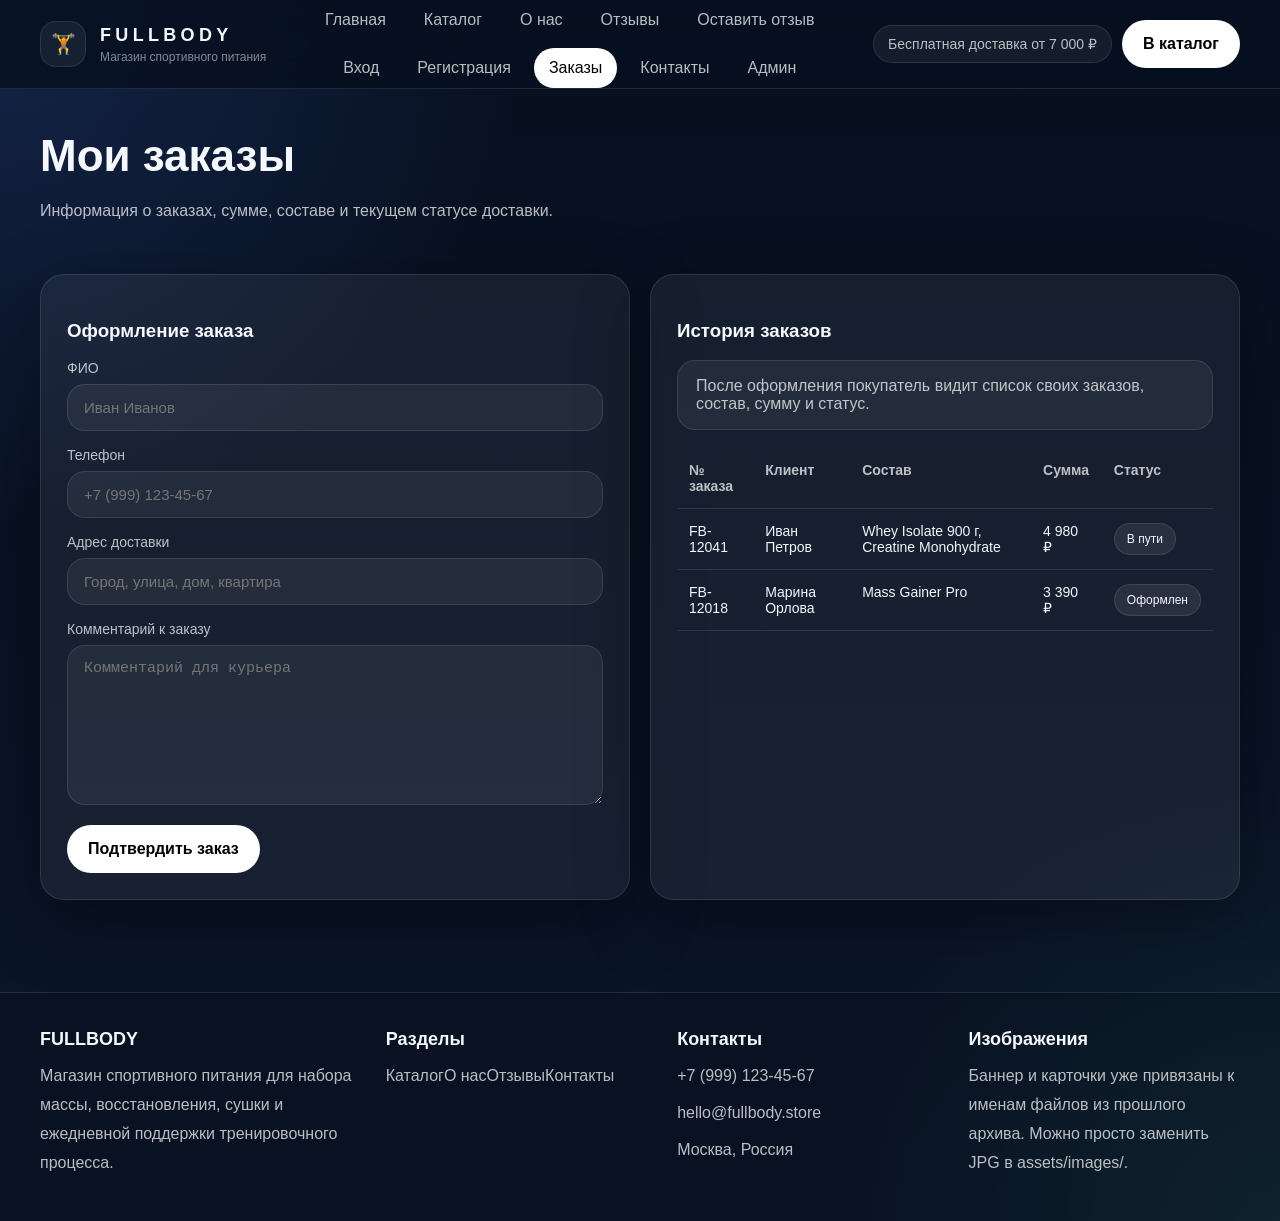
<file: pages/orders.html>
<!DOCTYPE html><html lang="ru"><head><meta charset="UTF-8"><meta name="viewport" content="width=device-width, initial-scale=1.0"><title>pages/orders.html — FULLBODY</title><link rel="stylesheet" href="../assets/css/style.css"></head><body><header class="header"><div class="container header-inner"><a class="brand" href="../index.html"><div class="brand-mark">🏋</div><div><div class="brand-title">FULLBODY</div><div class="brand-subtitle">Магазин спортивного питания</div></div></a><nav class="nav-desktop"><a href="../index.html" class="">Главная</a><a href="../pages/catalog.html" class="">Каталог</a><a href="../pages/about.html" class="">О нас</a><a href="../pages/reviews.html" class="">Отзывы</a><a href="../pages/leave-review.html" class="">Оставить отзыв</a><a href="../pages/login.html" class="">Вход</a><a href="../pages/register.html" class="">Регистрация</a><a href="../pages/orders.html" class="active">Заказы</a><a href="../pages/contacts.html" class="">Контакты</a><a href="../admin/admin.html" class="">Админ</a></nav><details class="mobile-menu"><summary>Меню</summary><div class="menu-panel"><div class="menu-grid"><a href="../index.html" class="">Главная</a><a href="../pages/catalog.html" class="">Каталог</a><a href="../pages/about.html" class="">О нас</a><a href="../pages/reviews.html" class="">Отзывы</a><a href="../pages/leave-review.html" class="">Оставить отзыв</a><a href="../pages/login.html" class="">Вход</a><a href="../pages/register.html" class="">Регистрация</a><a href="../pages/orders.html" class="active">Заказы</a><a href="../pages/contacts.html" class="">Контакты</a><a href="../admin/admin.html" class="">Админ</a></div></div></details><div class="top-actions"><div class="pill">Бесплатная доставка от 7 000 ₽</div><a class="btn btn-primary" href="../pages/catalog.html">В каталог</a></div></div></header><main><section class="page-banner"><div class="container"><h1>Мои заказы</h1><p>Информация о заказах, сумме, составе и текущем статусе доставки.</p></div></section><section class="section"><div class="container two-grid"><div class="card simple-card"><h3>Оформление заказа</h3><div class="form-row"><label>ФИО</label><input type="text" placeholder="Иван Иванов"></div><div class="form-row"><label>Телефон</label><input type="text" placeholder="+7 (999) 123-45-67"></div><div class="form-row"><label>Адрес доставки</label><input type="text" placeholder="Город, улица, дом, квартира"></div><div class="form-row"><label>Комментарий к заказу</label><textarea placeholder="Комментарий для курьера"></textarea></div><a class="btn btn-primary" href="orders.html">Подтвердить заказ</a></div><div class="card simple-card"><h3>История заказов</h3><div class="notice">После оформления покупатель видит список своих заказов, состав, сумму и статус.</div><div class="table-wrap"><table class="table" style="margin-top:18px;"><thead><tr><th>№ заказа</th><th>Клиент</th><th>Состав</th><th>Сумма</th><th>Статус</th></tr></thead><tbody><tr><td>FB-12041</td><td>Иван Петров</td><td>Whey Isolate 900 г, Creatine Monohydrate</td><td>4 980 ₽</td><td><span class="status">В пути</span></td></tr><tr><td>FB-12018</td><td>Марина Орлова</td><td>Mass Gainer Pro</td><td>3 390 ₽</td><td><span class="status">Оформлен</span></td></tr></tbody></table></div></div></div></section></main><footer class="footer"><div class="container footer-inner"><div class="footer-grid"><div><h3 class="footer-title">FULLBODY</h3><p>Магазин спортивного питания для набора массы, восстановления, сушки и ежедневной поддержки тренировочного процесса.</p></div><div><h3 class="footer-title">Разделы</h3><a href="../pages/catalog.html">Каталог</a><a href="../pages/about.html">О нас</a><a href="../pages/reviews.html">Отзывы</a><a href="../pages/contacts.html">Контакты</a></div><div><h3 class="footer-title">Контакты</h3><p>+7 (999) 123-45-67</p><p>hello@fullbody.store</p><p>Москва, Россия</p></div><div><h3 class="footer-title">Изображения</h3><p>Баннер и карточки уже привязаны к именам файлов из прошлого архива. Можно просто заменить JPG в assets/images/.</p></div></div></div></footer></body></html>
</file>
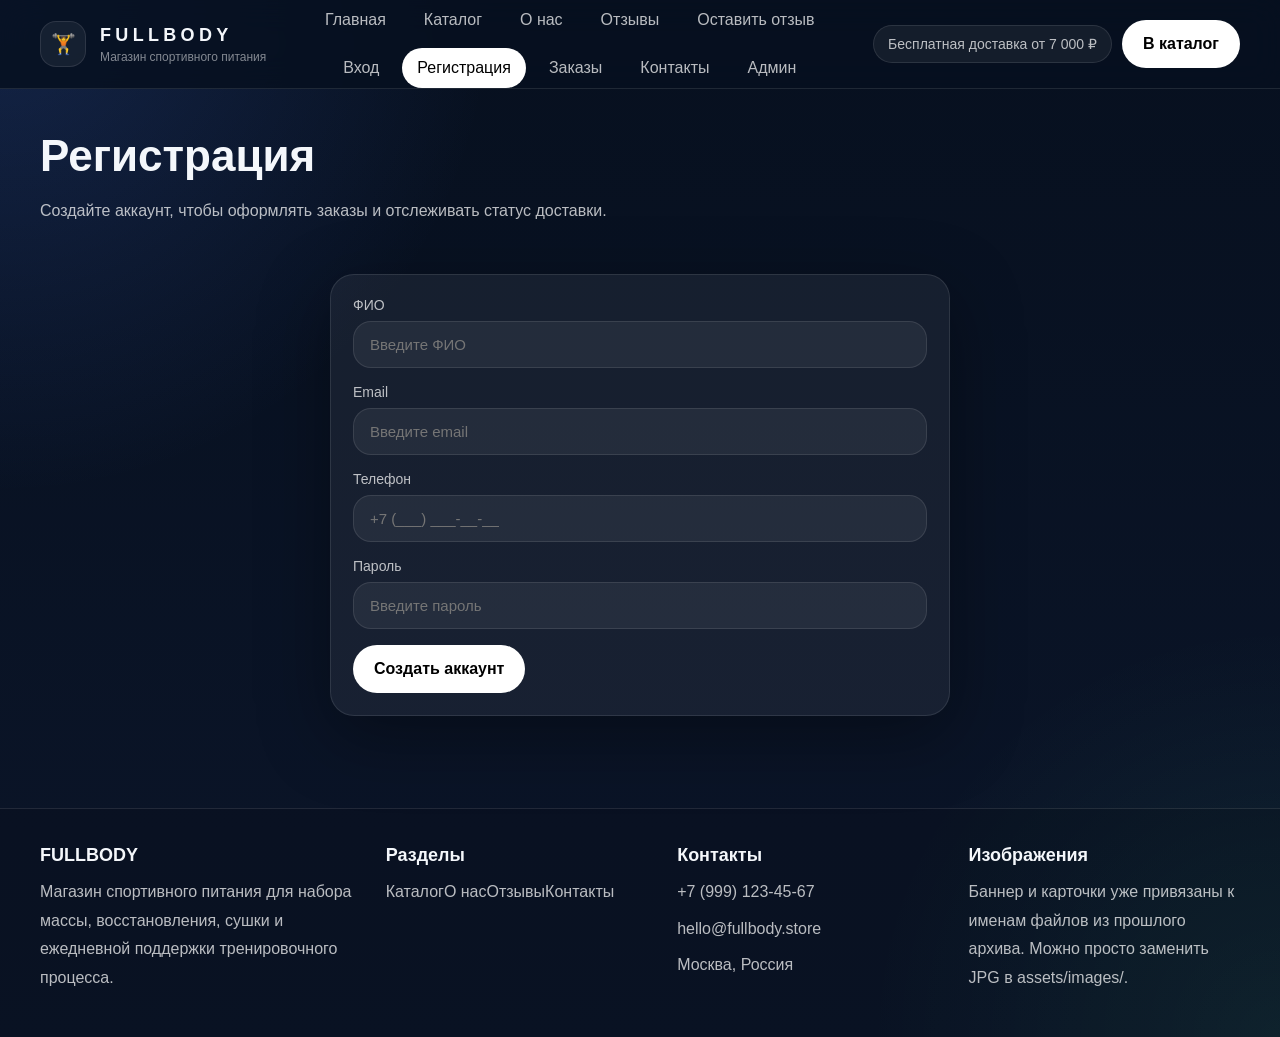
<file: pages/register.html>
<!DOCTYPE html><html lang="ru"><head><meta charset="UTF-8"><meta name="viewport" content="width=device-width, initial-scale=1.0"><title>pages/register.html — FULLBODY</title><link rel="stylesheet" href="../assets/css/style.css"></head><body><header class="header"><div class="container header-inner"><a class="brand" href="../index.html"><div class="brand-mark">🏋</div><div><div class="brand-title">FULLBODY</div><div class="brand-subtitle">Магазин спортивного питания</div></div></a><nav class="nav-desktop"><a href="../index.html" class="">Главная</a><a href="../pages/catalog.html" class="">Каталог</a><a href="../pages/about.html" class="">О нас</a><a href="../pages/reviews.html" class="">Отзывы</a><a href="../pages/leave-review.html" class="">Оставить отзыв</a><a href="../pages/login.html" class="">Вход</a><a href="../pages/register.html" class="active">Регистрация</a><a href="../pages/orders.html" class="">Заказы</a><a href="../pages/contacts.html" class="">Контакты</a><a href="../admin/admin.html" class="">Админ</a></nav><details class="mobile-menu"><summary>Меню</summary><div class="menu-panel"><div class="menu-grid"><a href="../index.html" class="">Главная</a><a href="../pages/catalog.html" class="">Каталог</a><a href="../pages/about.html" class="">О нас</a><a href="../pages/reviews.html" class="">Отзывы</a><a href="../pages/leave-review.html" class="">Оставить отзыв</a><a href="../pages/login.html" class="">Вход</a><a href="../pages/register.html" class="active">Регистрация</a><a href="../pages/orders.html" class="">Заказы</a><a href="../pages/contacts.html" class="">Контакты</a><a href="../admin/admin.html" class="">Админ</a></div></div></details><div class="top-actions"><div class="pill">Бесплатная доставка от 7 000 ₽</div><a class="btn btn-primary" href="../pages/catalog.html">В каталог</a></div></div></header><main><section class="page-banner"><div class="container"><h1>Регистрация</h1><p>Создайте аккаунт, чтобы оформлять заказы и отслеживать статус доставки.</p></div></section><section class="section"><div class="container form-wrap"><div class="card"><div class="card-body"><div class="form-row"><label>ФИО</label><input type="text" placeholder="Введите ФИО"></div><div class="form-row"><label>Email</label><input type="email" placeholder="Введите email"></div><div class="form-row"><label>Телефон</label><input type="text" placeholder="+7 (___) ___-__-__"></div><div class="form-row"><label>Пароль</label><input type="password" placeholder="Введите пароль"></div><a class="btn btn-primary" href="orders.html">Создать аккаунт</a></div></div></div></section></main><footer class="footer"><div class="container footer-inner"><div class="footer-grid"><div><h3 class="footer-title">FULLBODY</h3><p>Магазин спортивного питания для набора массы, восстановления, сушки и ежедневной поддержки тренировочного процесса.</p></div><div><h3 class="footer-title">Разделы</h3><a href="../pages/catalog.html">Каталог</a><a href="../pages/about.html">О нас</a><a href="../pages/reviews.html">Отзывы</a><a href="../pages/contacts.html">Контакты</a></div><div><h3 class="footer-title">Контакты</h3><p>+7 (999) 123-45-67</p><p>hello@fullbody.store</p><p>Москва, Россия</p></div><div><h3 class="footer-title">Изображения</h3><p>Баннер и карточки уже привязаны к именам файлов из прошлого архива. Можно просто заменить JPG в assets/images/.</p></div></div></div></footer></body></html>
</file>
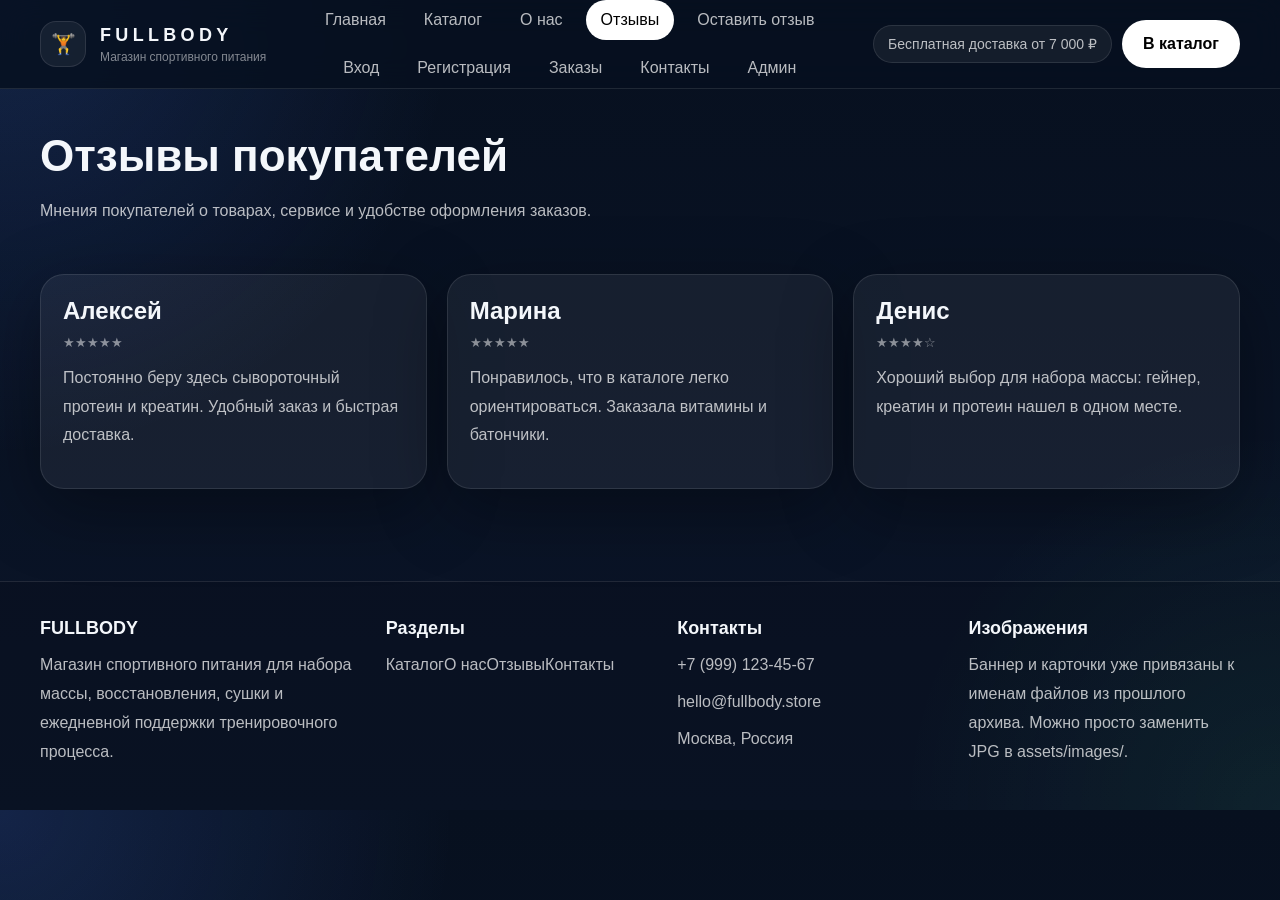
<file: pages/reviews.html>
<!DOCTYPE html><html lang="ru"><head><meta charset="UTF-8"><meta name="viewport" content="width=device-width, initial-scale=1.0"><title>pages/reviews.html — FULLBODY</title><link rel="stylesheet" href="../assets/css/style.css"></head><body><header class="header"><div class="container header-inner"><a class="brand" href="../index.html"><div class="brand-mark">🏋</div><div><div class="brand-title">FULLBODY</div><div class="brand-subtitle">Магазин спортивного питания</div></div></a><nav class="nav-desktop"><a href="../index.html" class="">Главная</a><a href="../pages/catalog.html" class="">Каталог</a><a href="../pages/about.html" class="">О нас</a><a href="../pages/reviews.html" class="active">Отзывы</a><a href="../pages/leave-review.html" class="">Оставить отзыв</a><a href="../pages/login.html" class="">Вход</a><a href="../pages/register.html" class="">Регистрация</a><a href="../pages/orders.html" class="">Заказы</a><a href="../pages/contacts.html" class="">Контакты</a><a href="../admin/admin.html" class="">Админ</a></nav><details class="mobile-menu"><summary>Меню</summary><div class="menu-panel"><div class="menu-grid"><a href="../index.html" class="">Главная</a><a href="../pages/catalog.html" class="">Каталог</a><a href="../pages/about.html" class="">О нас</a><a href="../pages/reviews.html" class="active">Отзывы</a><a href="../pages/leave-review.html" class="">Оставить отзыв</a><a href="../pages/login.html" class="">Вход</a><a href="../pages/register.html" class="">Регистрация</a><a href="../pages/orders.html" class="">Заказы</a><a href="../pages/contacts.html" class="">Контакты</a><a href="../admin/admin.html" class="">Админ</a></div></div></details><div class="top-actions"><div class="pill">Бесплатная доставка от 7 000 ₽</div><a class="btn btn-primary" href="../pages/catalog.html">В каталог</a></div></div></header><main><section class="page-banner"><div class="container"><h1>Отзывы покупателей</h1><p>Мнения покупателей о товарах, сервисе и удобстве оформления заказов.</p></div></section><section class="section"><div class="container"><div class="reviews-grid"><article class="card"><div class="card-body"><h3 class="product-title">Алексей</h3><div class="small">★★★★★</div><p class="muted" style="margin-top:14px;">Постоянно беру здесь сывороточный протеин и креатин. Удобный заказ и быстрая доставка.</p></div></article><article class="card"><div class="card-body"><h3 class="product-title">Марина</h3><div class="small">★★★★★</div><p class="muted" style="margin-top:14px;">Понравилось, что в каталоге легко ориентироваться. Заказала витамины и батончики.</p></div></article><article class="card"><div class="card-body"><h3 class="product-title">Денис</h3><div class="small">★★★★☆</div><p class="muted" style="margin-top:14px;">Хороший выбор для набора массы: гейнер, креатин и протеин нашел в одном месте.</p></div></article></div></div></section></main><footer class="footer"><div class="container footer-inner"><div class="footer-grid"><div><h3 class="footer-title">FULLBODY</h3><p>Магазин спортивного питания для набора массы, восстановления, сушки и ежедневной поддержки тренировочного процесса.</p></div><div><h3 class="footer-title">Разделы</h3><a href="../pages/catalog.html">Каталог</a><a href="../pages/about.html">О нас</a><a href="../pages/reviews.html">Отзывы</a><a href="../pages/contacts.html">Контакты</a></div><div><h3 class="footer-title">Контакты</h3><p>+7 (999) 123-45-67</p><p>hello@fullbody.store</p><p>Москва, Россия</p></div><div><h3 class="footer-title">Изображения</h3><p>Баннер и карточки уже привязаны к именам файлов из прошлого архива. Можно просто заменить JPG в assets/images/.</p></div></div></div></footer></body></html>
</file>
<file: assets/css/style.css>
:root{--bg:#07101f;--bg2:#0b1529;--card:rgba(255,255,255,.06);--card2:rgba(255,255,255,.09);--line:rgba(255,255,255,.10);--text:#f4f7fb;--muted:rgba(255,255,255,.72);--muted2:rgba(255,255,255,.50);--white:#fff;--shadow:0 20px 70px rgba(0,0,0,.35);--radius:24px}
*{box-sizing:border-box}html{scroll-behavior:smooth}
body{margin:0;font-family:Arial,Helvetica,sans-serif;color:var(--text);background:radial-gradient(circle at 0% 0%, rgba(77,128,255,.18), transparent 30%),radial-gradient(circle at 100% 100%, rgba(84,255,180,.08), transparent 25%),linear-gradient(180deg,var(--bg),var(--bg2))}
a{text-decoration:none;color:inherit}img{display:block;max-width:100%}
.container{width:min(1200px,calc(100% - 32px));margin:0 auto}
.header{position:sticky;top:0;z-index:40;background:rgba(7,16,31,.84);backdrop-filter:blur(16px);border-bottom:1px solid var(--line)}
.header-inner{min-height:84px;display:grid;grid-template-columns:auto 1fr auto;align-items:center;gap:18px}
.brand{display:flex;align-items:center;gap:14px;min-width:0}
.brand-mark{width:46px;height:46px;border-radius:16px;background:var(--card);border:1px solid var(--line);display:flex;align-items:center;justify-content:center;font-size:20px}
.brand-title{font-size:18px;font-weight:700;letter-spacing:.24em}.brand-subtitle{font-size:12px;color:var(--muted2);margin-top:4px}
.nav-desktop{display:flex;gap:8px;flex-wrap:wrap;justify-content:center}
.nav-desktop a,.menu-grid a{padding:11px 15px;border-radius:999px;color:var(--muted);transition:.2s ease}
.nav-desktop a:hover,.nav-desktop a.active,.menu-grid a:hover,.menu-grid a.active{background:var(--white);color:#000}
.top-actions{display:flex;gap:10px;align-items:center;justify-content:flex-end}
.pill{padding:10px 14px;border-radius:999px;background:var(--card);border:1px solid var(--line);color:var(--muted);font-size:14px}
.btn{display:inline-flex;align-items:center;justify-content:center;padding:14px 20px;border-radius:999px;font-weight:700;border:1px solid transparent;transition:.2s ease}
.btn-primary{background:var(--white);color:#000}.btn-secondary{background:var(--card);border-color:var(--line)}
.btn-primary:hover{opacity:.92}.btn-secondary:hover{background:var(--card2)}
.mobile-menu{display:none}.mobile-menu summary{list-style:none;cursor:pointer;border:1px solid var(--line);background:var(--card);border-radius:16px;padding:12px 14px;color:var(--text);font-weight:700;display:flex;align-items:center;justify-content:center;min-width:52px}.mobile-menu summary::-webkit-details-marker{display:none}
.menu-panel{margin-top:12px;border:1px solid var(--line);background:rgba(7,16,31,.98);border-radius:22px;padding:14px;box-shadow:var(--shadow)}
.menu-grid{display:grid;grid-template-columns:repeat(2,1fr);gap:10px}
.hero{padding:64px 0 36px}.hero-grid{display:grid;grid-template-columns:1.05fr .95fr;gap:28px;align-items:center}
.badge{display:inline-block;padding:9px 14px;border-radius:999px;background:var(--card);border:1px solid var(--line);color:var(--muted);font-size:12px;letter-spacing:.12em;text-transform:uppercase}
.hero h1{font-size:58px;line-height:1.02;letter-spacing:-.04em;margin:18px 0 0}.lead{margin-top:20px;max-width:720px;color:var(--muted);line-height:1.8;font-size:17px}.hero-actions{display:flex;gap:12px;flex-wrap:wrap;margin-top:30px}
.hero-visual{border:1px solid var(--line);background:var(--card);border-radius:32px;padding:12px;box-shadow:var(--shadow)}.hero-visual img{width:100%;height:520px;object-fit:cover;border-radius:24px}
.section{padding:22px 0 70px}.section-head{max-width:800px;margin:0 auto 38px;text-align:center}.section-head .eyebrow{display:inline-block;margin-bottom:14px;padding:8px 14px;border-radius:999px;background:var(--card);border:1px solid var(--line);color:var(--muted);font-size:12px;letter-spacing:.18em;text-transform:uppercase}.section-head h2{margin:0 0 14px;font-size:42px;line-height:1.08;letter-spacing:-.03em}.section-head p{margin:0;color:var(--muted);line-height:1.8}
.products-grid,.stats,.features,.reviews-grid,.two-grid,.footer-grid{display:grid;gap:20px}.products-grid{grid-template-columns:repeat(4,1fr)}.stats{grid-template-columns:repeat(3,1fr);margin-top:28px}.features{grid-template-columns:repeat(3,1fr)}.reviews-grid{grid-template-columns:repeat(3,1fr)}.two-grid{grid-template-columns:repeat(2,1fr)}.footer-grid{grid-template-columns:1.2fr 1fr 1fr 1fr}
.card{background:var(--card);border:1px solid var(--line);border-radius:var(--radius);overflow:hidden;box-shadow:var(--shadow)}.card-body{padding:22px}.simple-card{padding:26px}.small{font-size:13px;color:var(--muted2)}.muted{color:var(--muted);line-height:1.8}
.product-image{width:100%;height:260px;object-fit:cover}.product-badge{display:inline-block;margin-bottom:12px;background:var(--white);color:#000;border-radius:999px;padding:8px 12px;font-weight:700;font-size:12px}.product-title{font-size:24px;margin:0 0 10px}.price-row{display:flex;gap:12px;align-items:flex-end;margin-top:14px}.price{font-size:28px;font-weight:700}.old-price{text-decoration:line-through;color:var(--muted2)}
.page-banner{padding:42px 0 10px}.page-banner h1{font-size:44px;margin:0 0 10px}.page-banner p{max-width:760px;color:var(--muted);line-height:1.8}
.form-wrap{max-width:620px;margin:0 auto}.form-row{margin-bottom:16px}label{display:block;margin-bottom:8px;color:var(--muted);font-size:14px}input,textarea,select{width:100%;padding:14px 16px;border-radius:18px;background:var(--card);border:1px solid var(--line);color:var(--text);outline:none;font-size:15px}textarea{min-height:160px;resize:vertical}
.notice{padding:16px 18px;border-radius:18px;background:rgba(255,255,255,.06);border:1px solid var(--line);color:var(--muted)}.table{width:100%;border-collapse:collapse;font-size:14px}.table th,.table td{padding:14px 12px;text-align:left;border-bottom:1px solid var(--line);vertical-align:top}.table th{color:var(--muted)}.table-wrap{overflow:auto}.status{display:inline-block;padding:8px 12px;border-radius:999px;background:rgba(255,255,255,.08);border:1px solid var(--line);font-size:12px}
.footer{border-top:1px solid var(--line);background:rgba(0,0,0,.14);margin-top:22px}.footer-inner{padding:36px 0}.footer-title{font-size:18px;margin:0 0 12px}.footer a,.footer p{color:var(--muted);line-height:1.8;margin:0 0 8px}.list{margin:0;padding-left:18px;color:var(--muted);line-height:1.9}
@media (max-width:1180px){.products-grid{grid-template-columns:repeat(3,1fr)}}
@media (max-width:980px){.nav-desktop{display:none}.mobile-menu{display:block}.top-actions .pill{display:none}.hero-grid{grid-template-columns:1fr}.hero h1{font-size:46px}.features,.footer-grid,.two-grid,.reviews-grid{grid-template-columns:1fr 1fr}.products-grid{grid-template-columns:repeat(2,1fr)}}
@media (max-width:720px){.container{width:min(1200px,calc(100% - 20px))}.header-inner{min-height:auto;padding:14px 0;grid-template-columns:1fr auto;gap:14px}.brand-title{font-size:16px}.brand-subtitle{font-size:11px}.top-actions{grid-column:1/-1;justify-content:stretch}.top-actions .btn{width:100%}.menu-grid{grid-template-columns:1fr}.stats,.features,.products-grid,.reviews-grid,.two-grid,.footer-grid{grid-template-columns:1fr}.hero{padding-top:28px}.hero h1{font-size:34px}.lead{font-size:15px}.hero-visual img{height:270px}.hero-actions{flex-direction:column}.btn{width:100%}.page-banner h1,.section-head h2{font-size:30px}.card-body,.simple-card{padding:18px}.product-image{height:220px}}
</file>
